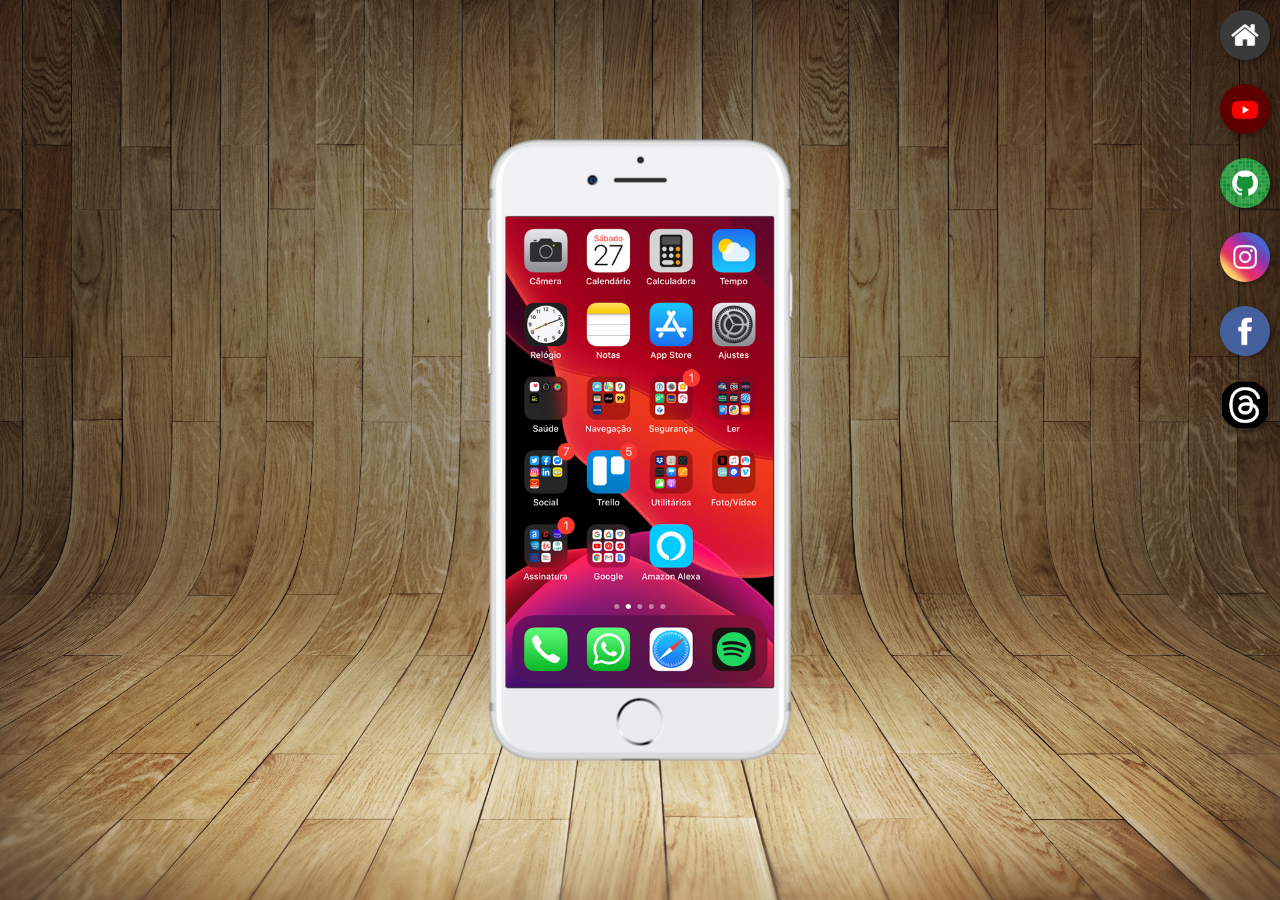
<file: index.html>
<!DOCTYPE html>
<html lang="pt">
<head>
    <meta charset="UTF-8">
    <meta name="viewport" content="width=device-width, initial-scale=1.0">
    <link rel="shortcut icon" href="favicon.ico" type="image/x-icon">
    <link rel="stylesheet" href="estilos/style.css">
    <title>Projeto redes sociais</title>
</head>
<body>
    <main>
        <section id="telefone">
            <iframe src="home.html" name="tela" id="tela" frameborder="0">
                O seu navegador não é compatível com isso.
            </iframe>
        </section>

        <section id="redes-sociais">
            <a href="home.html" target="tela"><img src="imagens/logo-home.jpg" alt="Home"></a><br>
            <a href="youtube.html" target="tela"><img src="imagens/logo-youtube.jpg" alt="Youtube"></a><br>
            <a href="github.html" target="tela"><img src="imagens/logo-github.jpg" alt="Github"></a><br>
            <a href="instagram.html" target="tela"><img src="imagens/logo-instagram.jpg" alt="Instagram"></a><br>
            <a href="facebook.html" target="tela"><img src="imagens/logo-facebook.jpg" alt="Facebook"></a><br>
            <a href="threads.html" target="tela"><img src="imagens/logo-threads1.png" alt="Threads"></a>
        </section>
    </main>
    
</body>
</html>
</file>
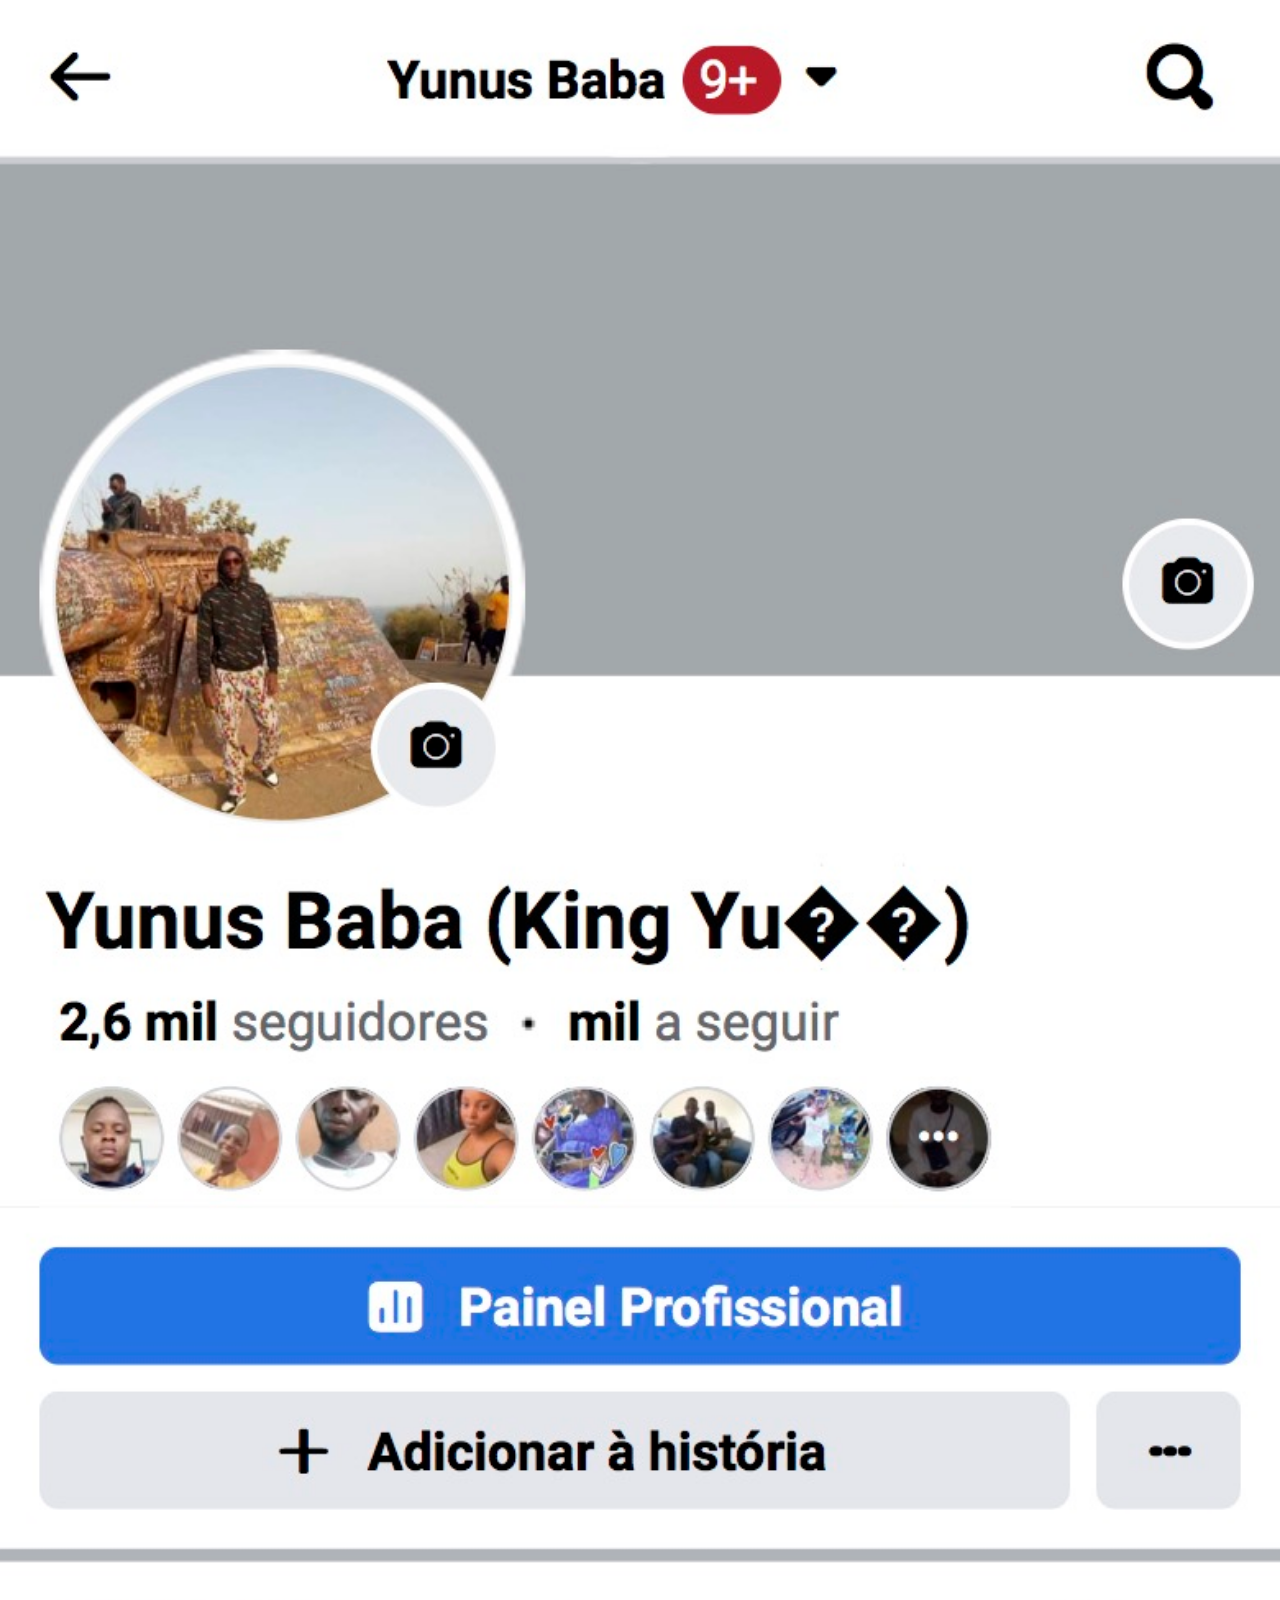
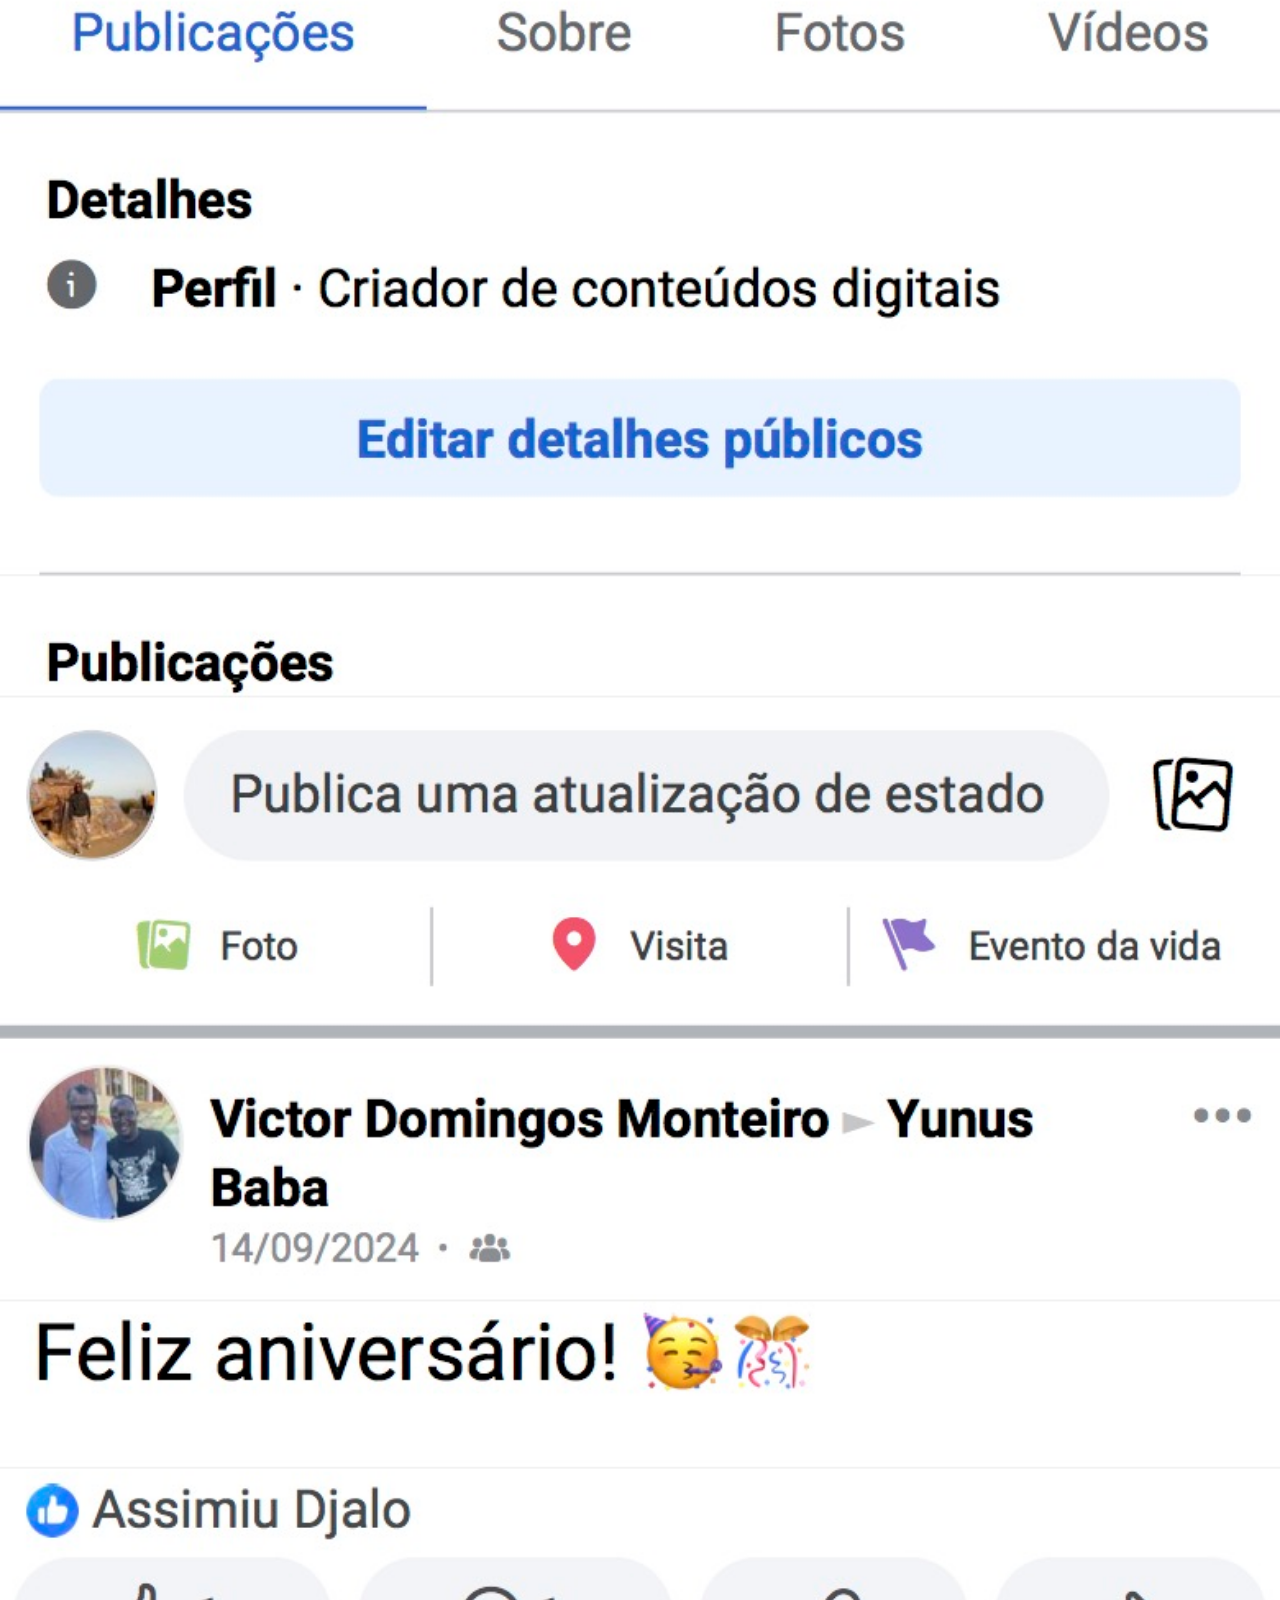
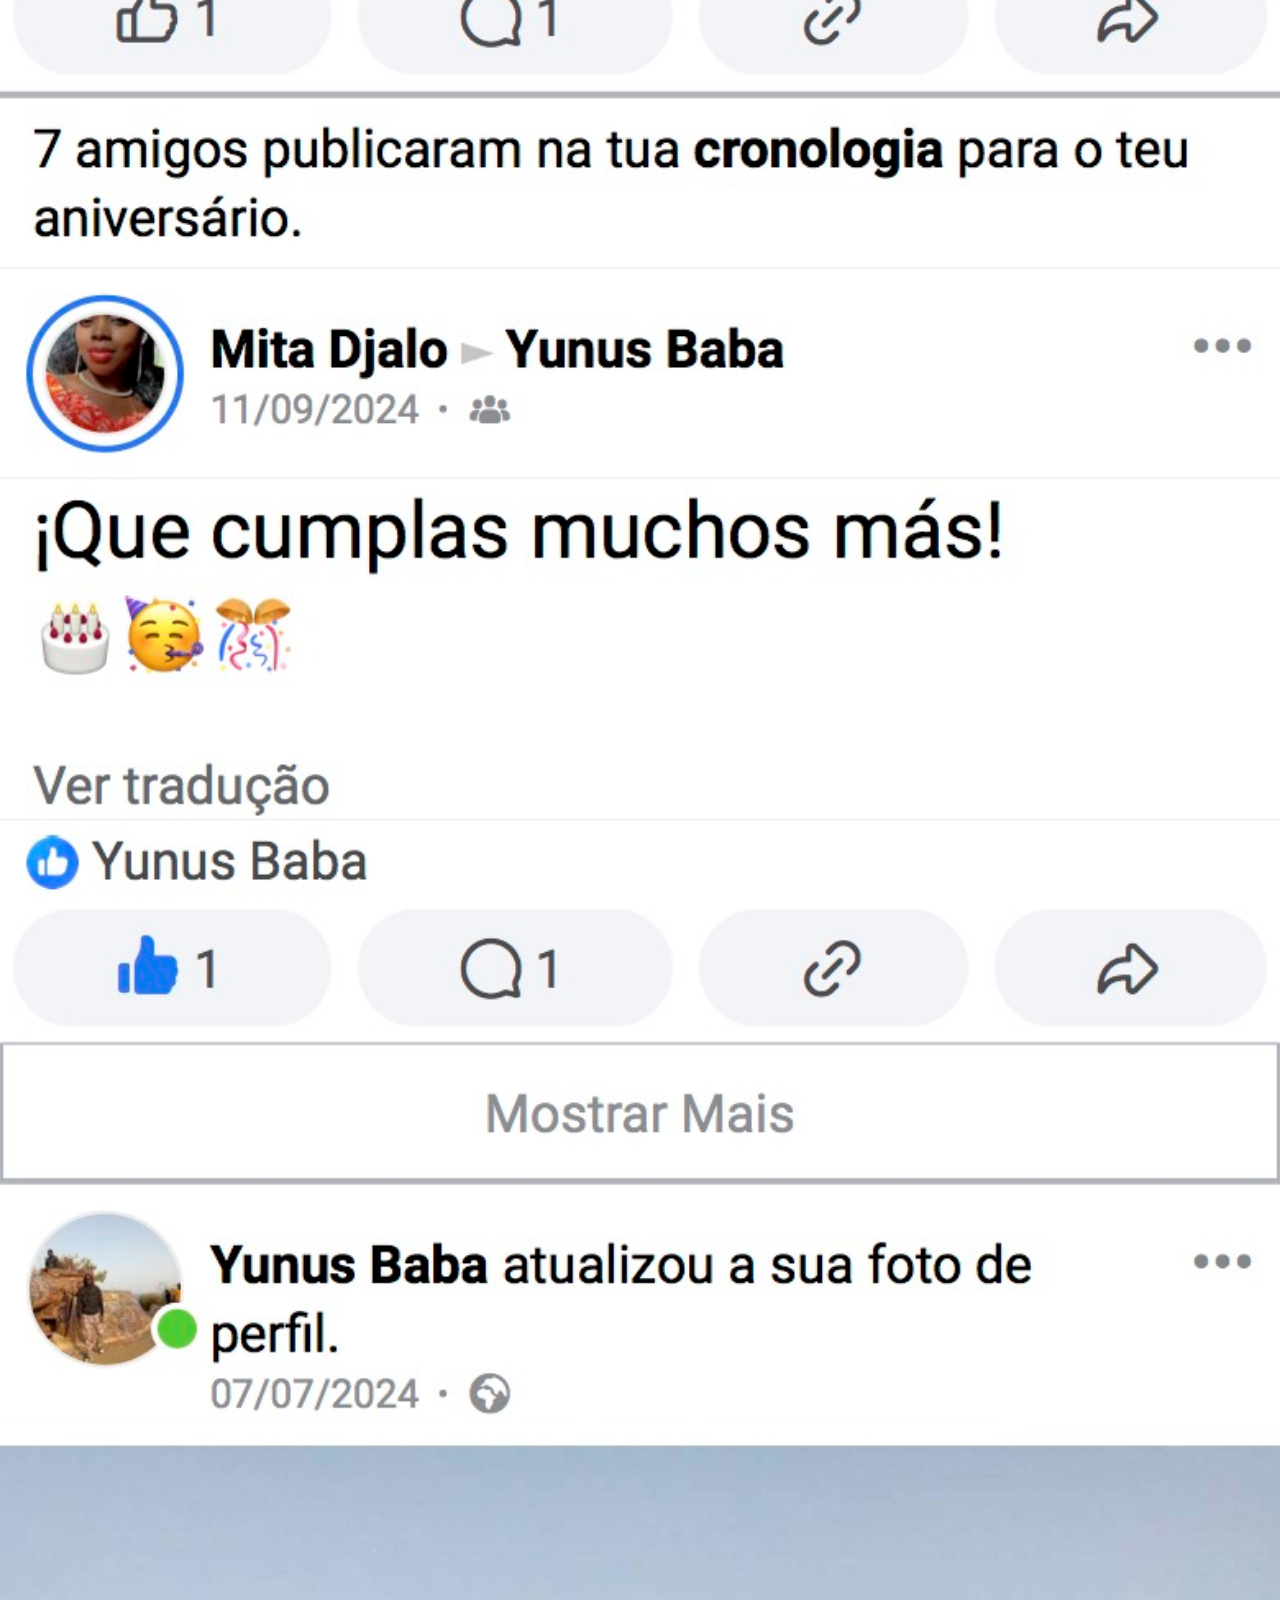
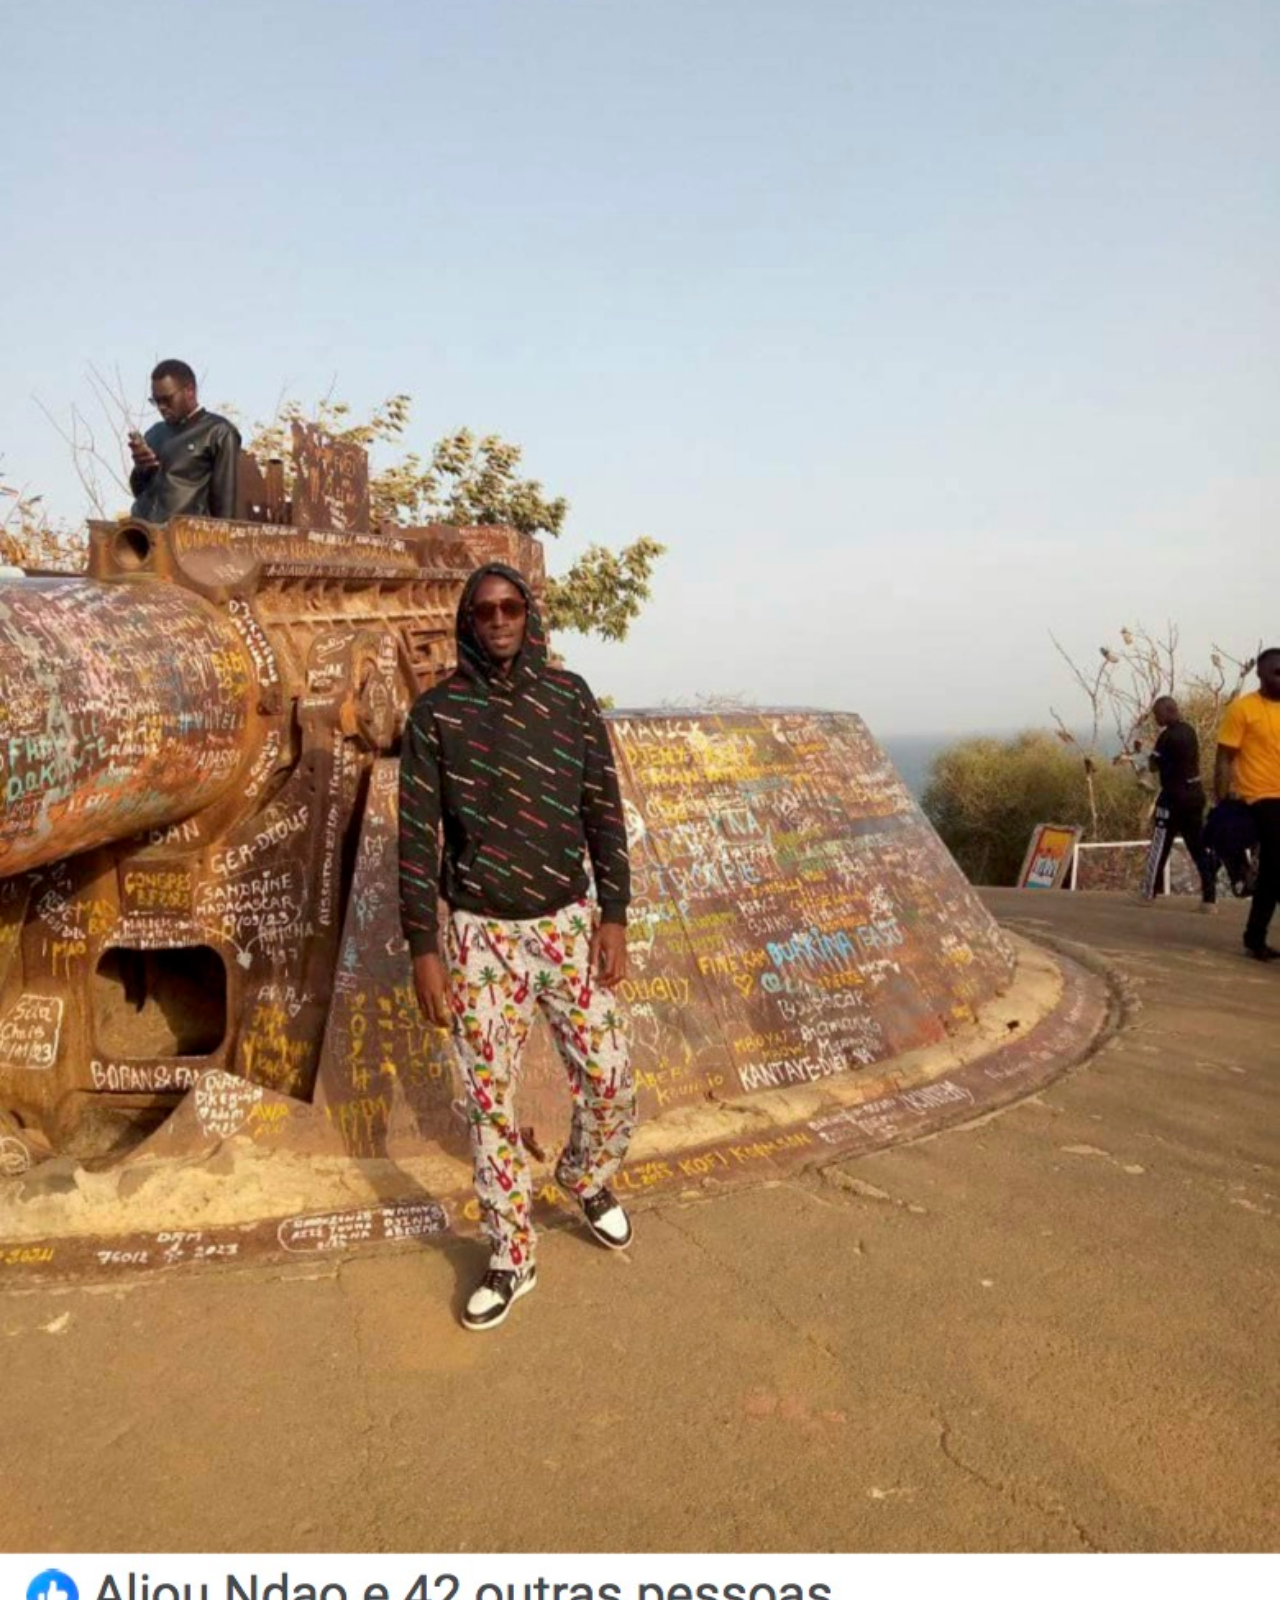
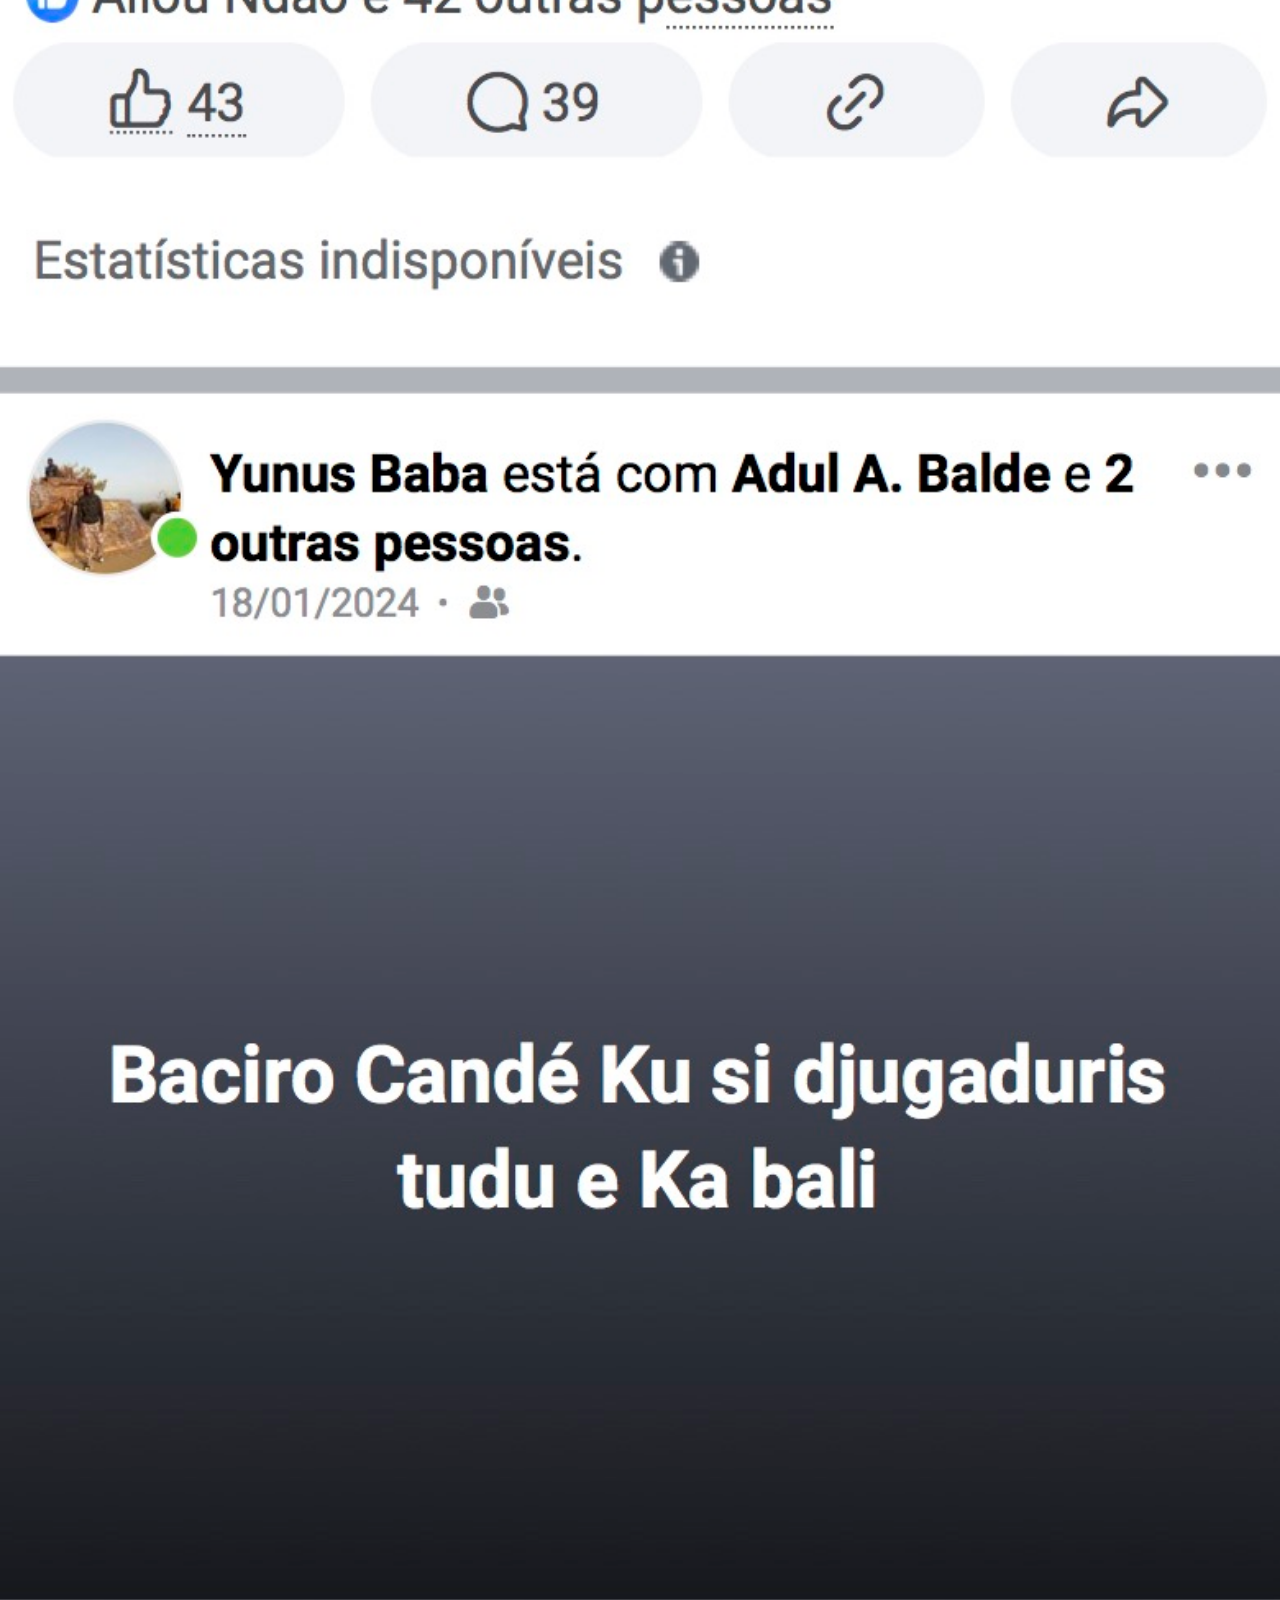
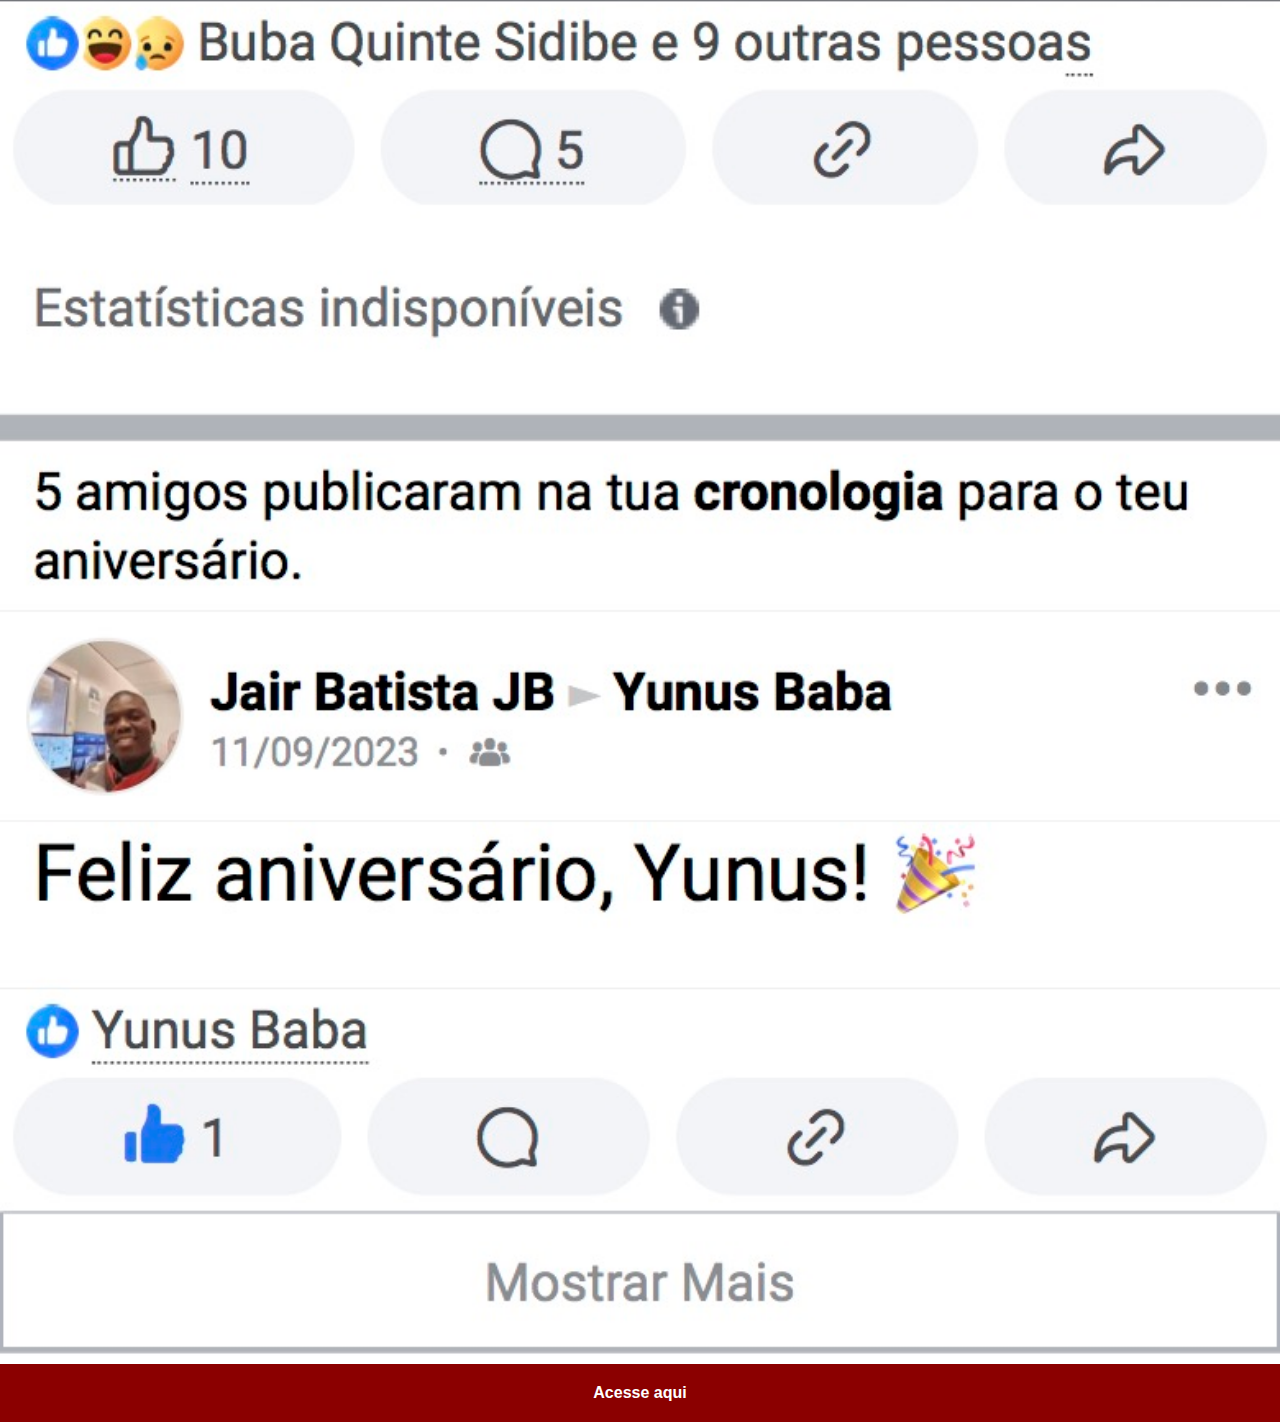
<file: facebook.html>
<!DOCTYPE html>
<html lang="pt">
<head>
    <meta charset="UTF-8">
    <meta name="viewport" content="width=device-width, initial-scale=1.0">
    <link rel="stylesheet" href="estilos/social.css">
    <title>Facebook</title>
</head>
<body>
    <img src="imagens/tela_facebook.jpeg" alt="Facebook">
    <a href="https://www.facebook.com/yunus.djalo" target="_blank">Acesse aqui</a>
    
</body>
</html>
</file>
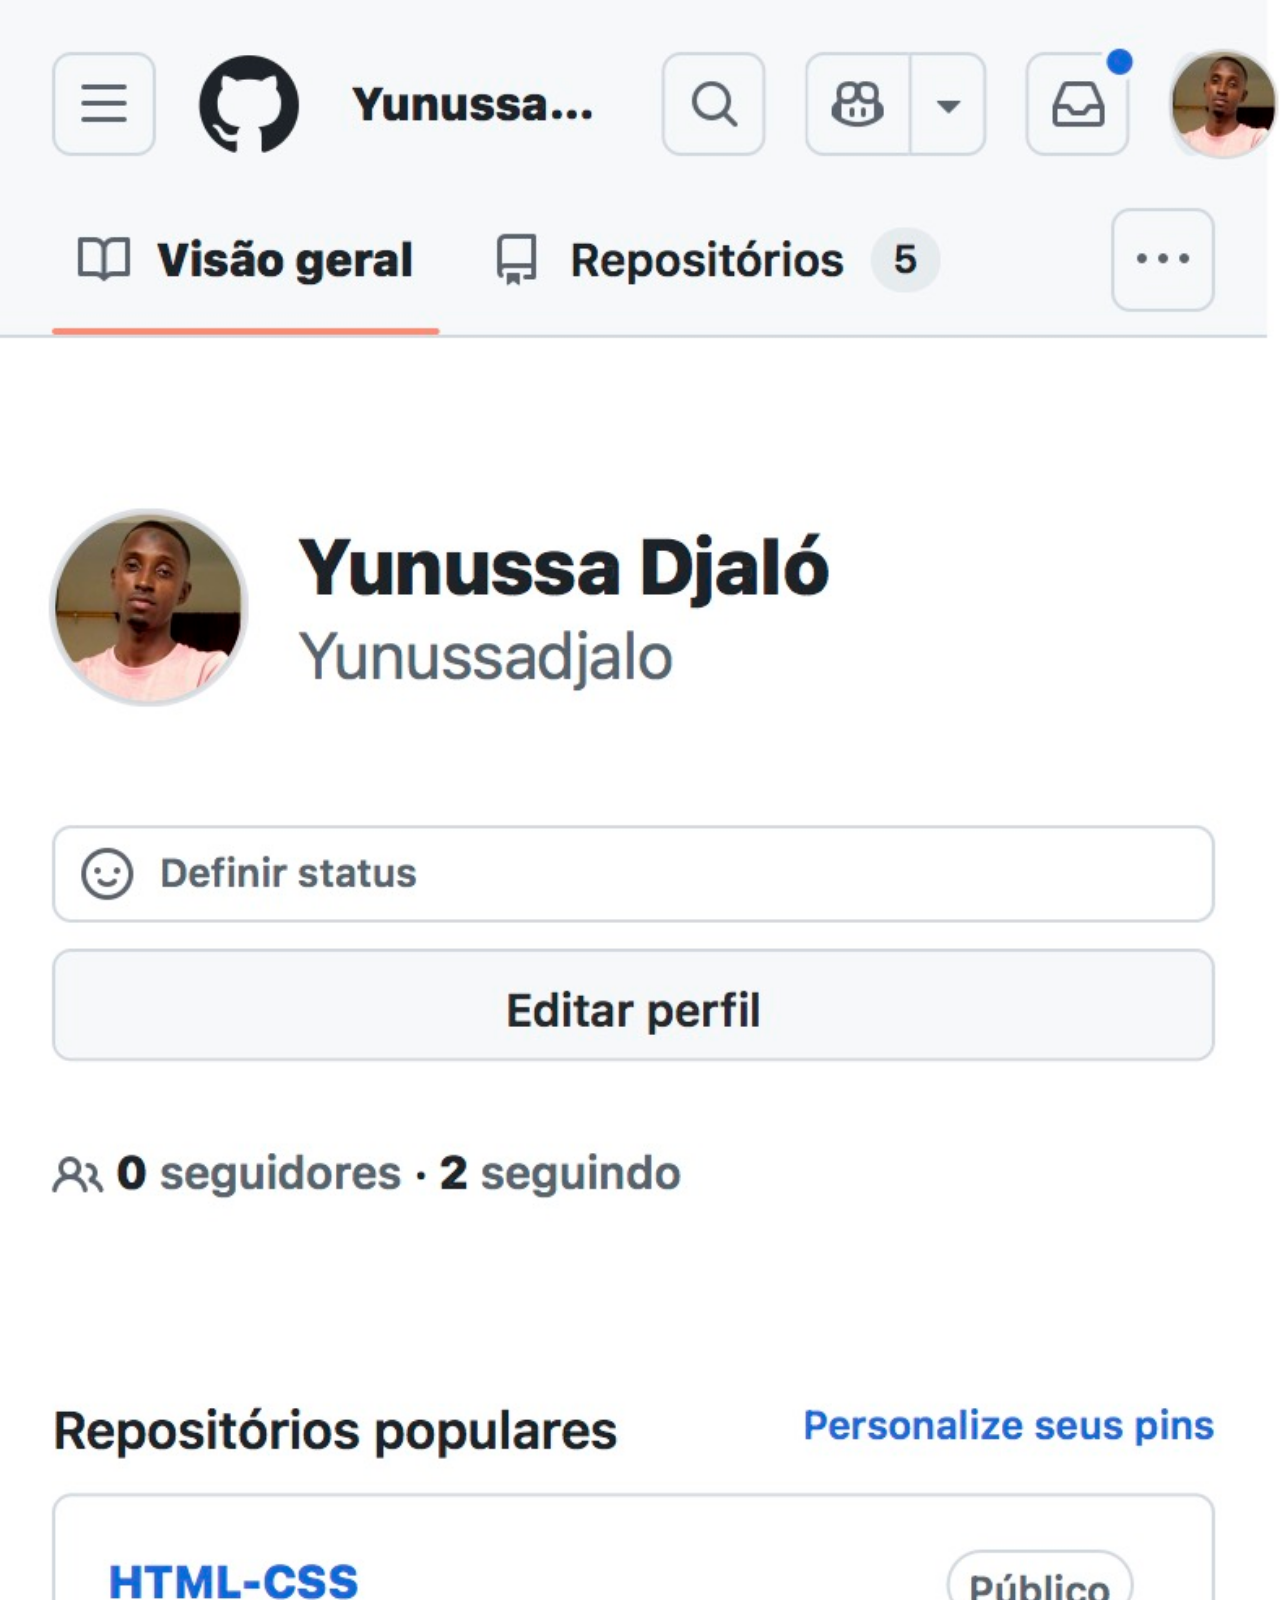
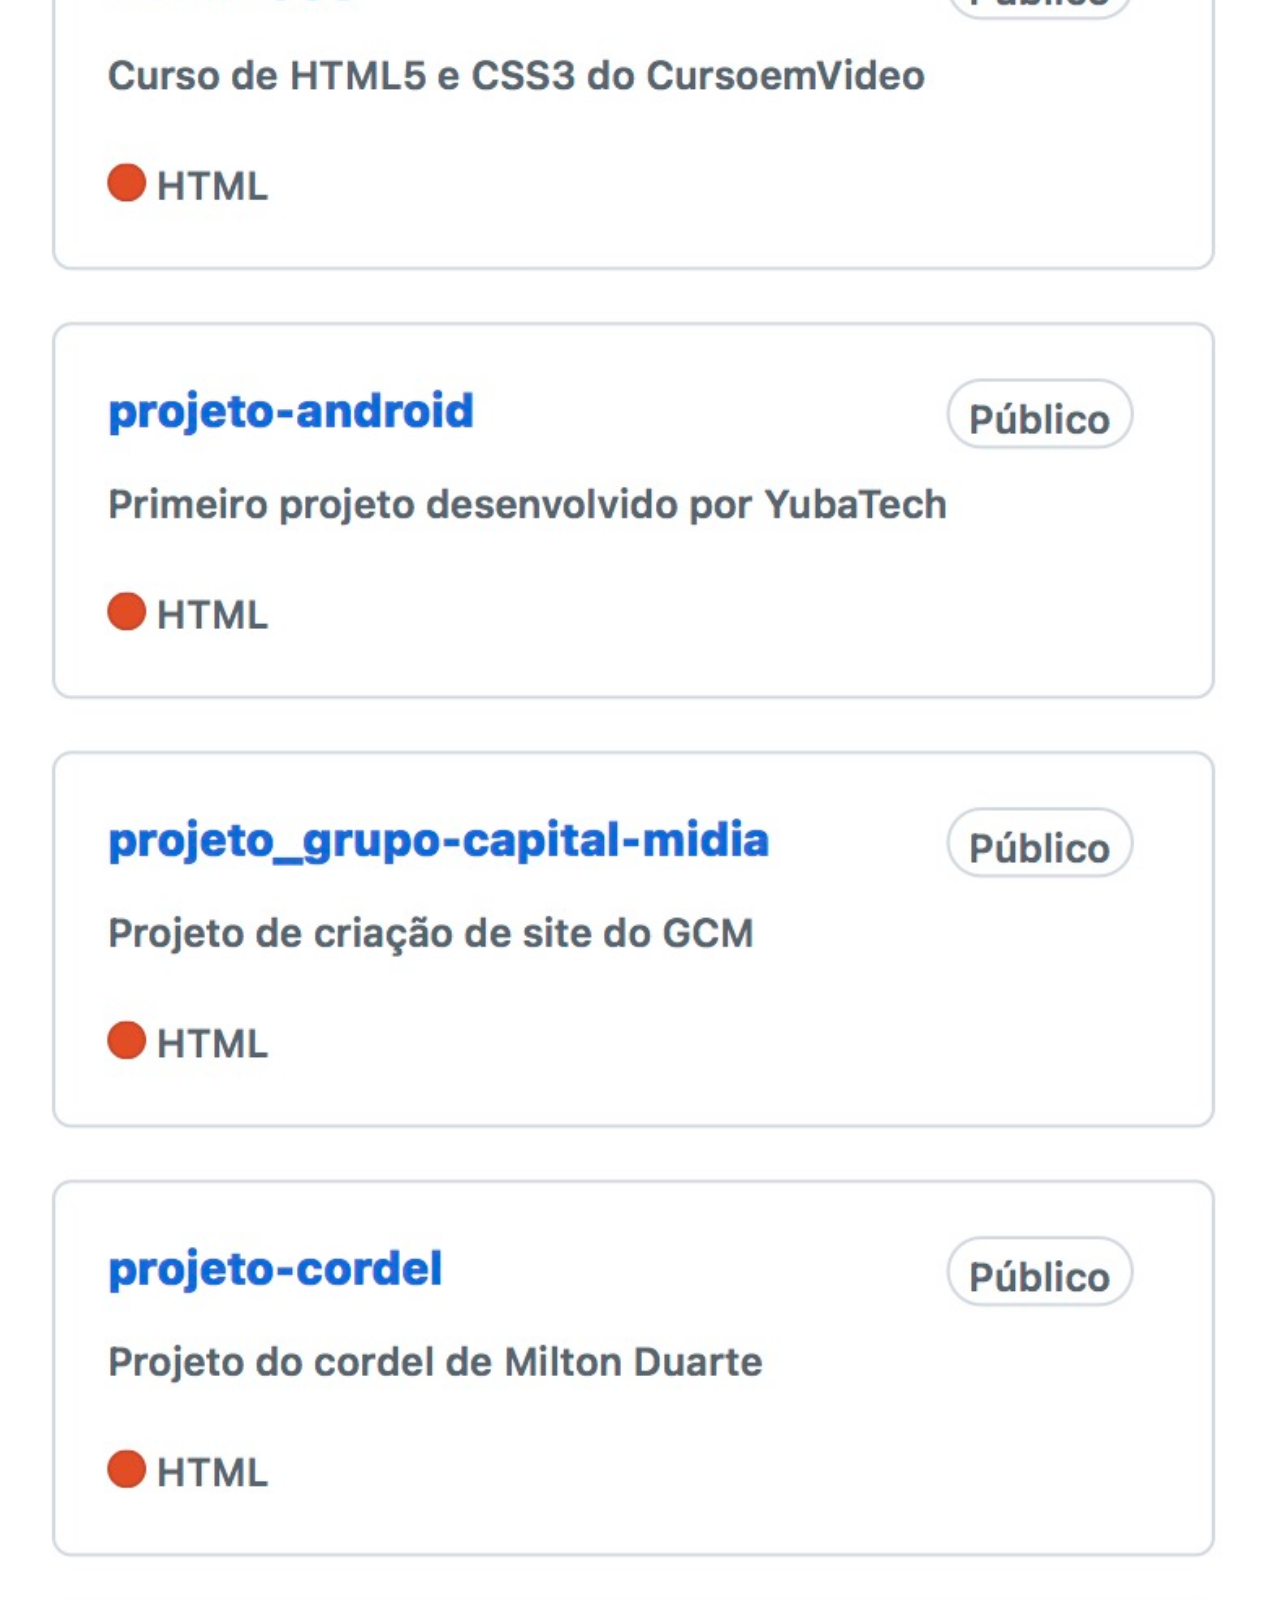
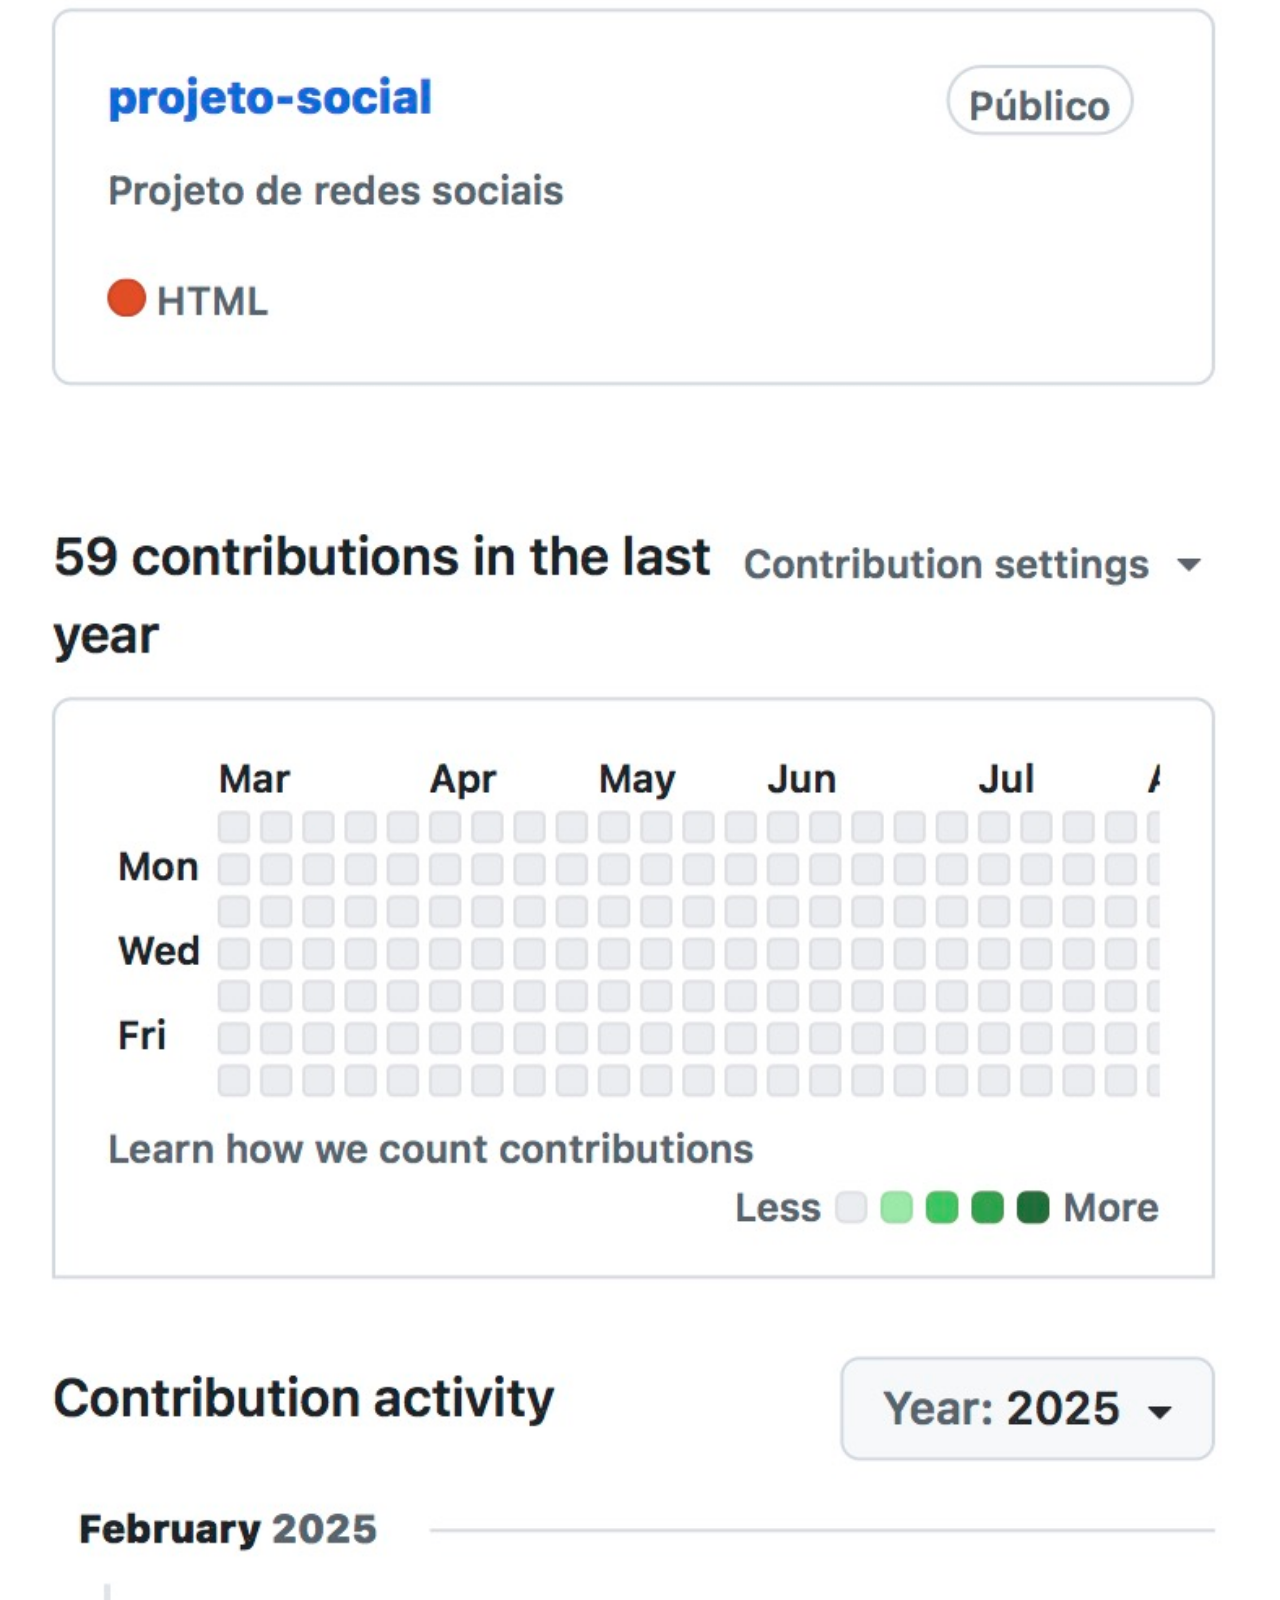
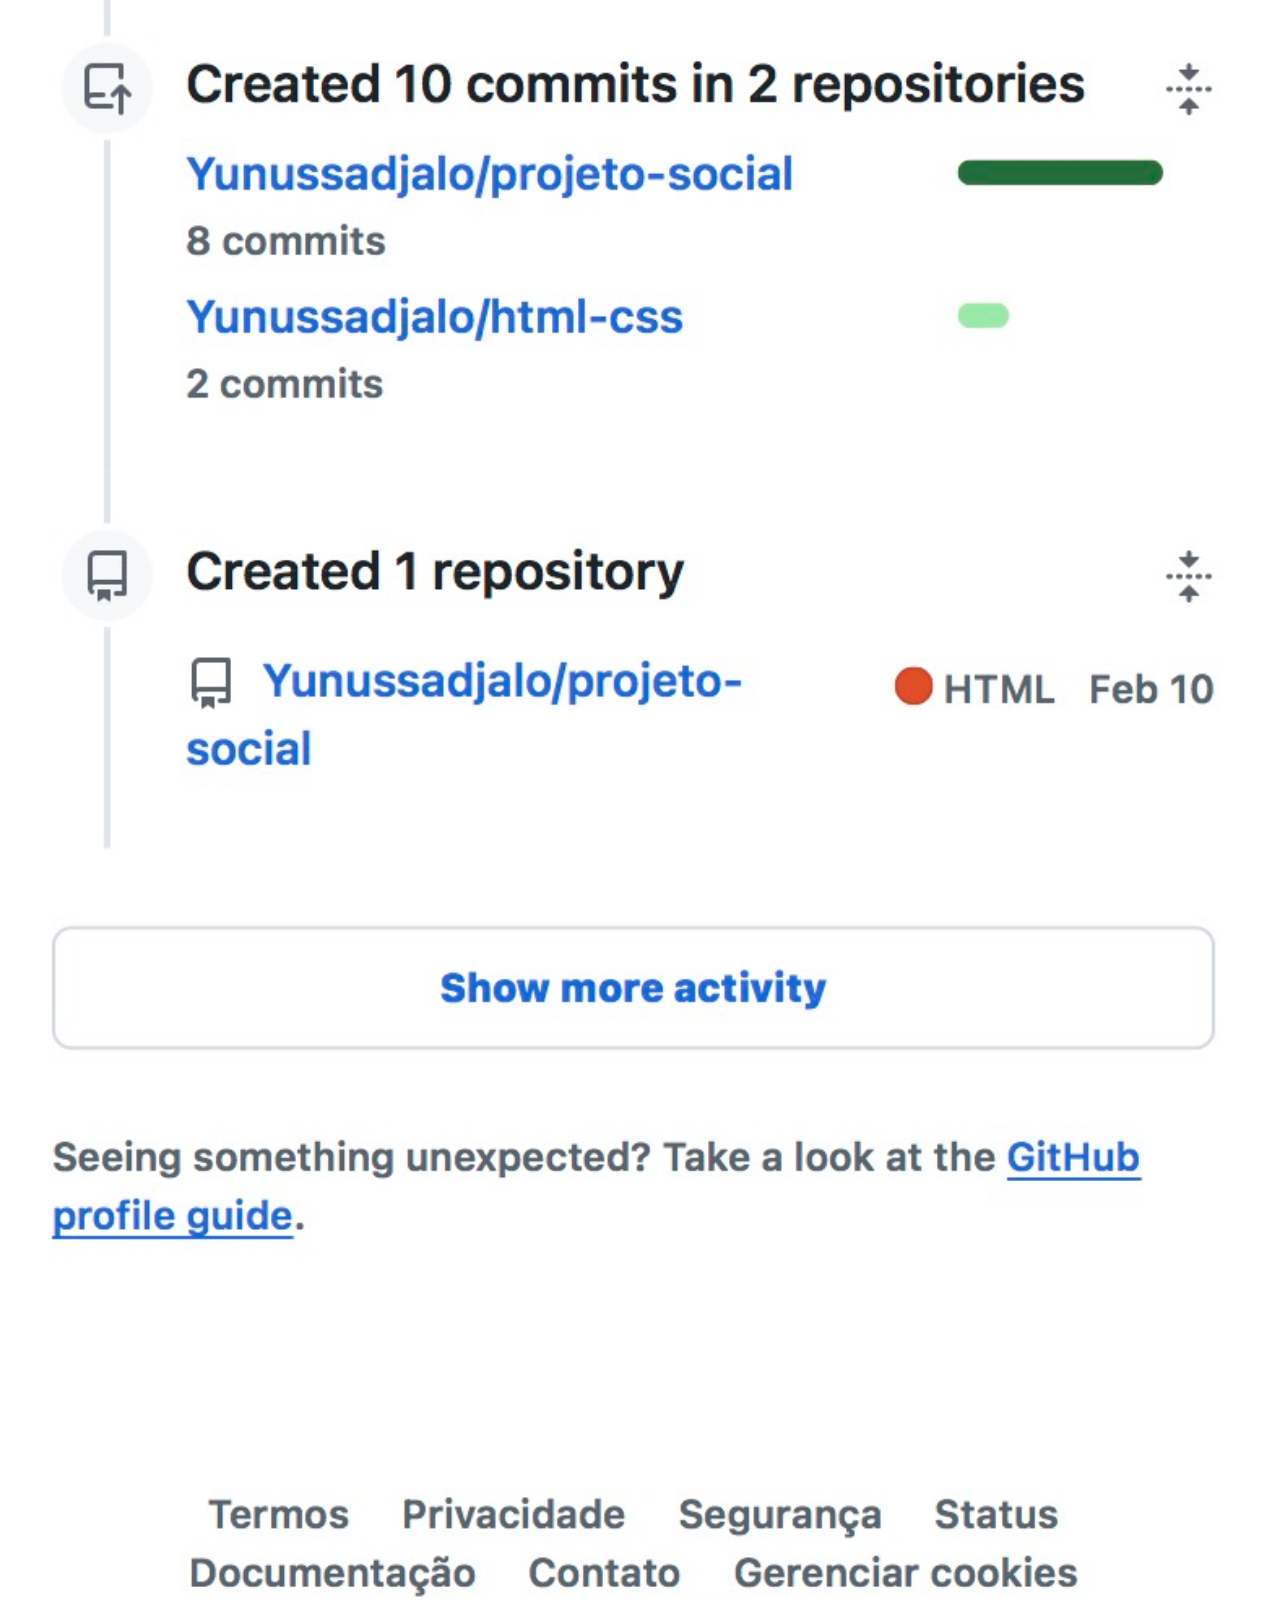
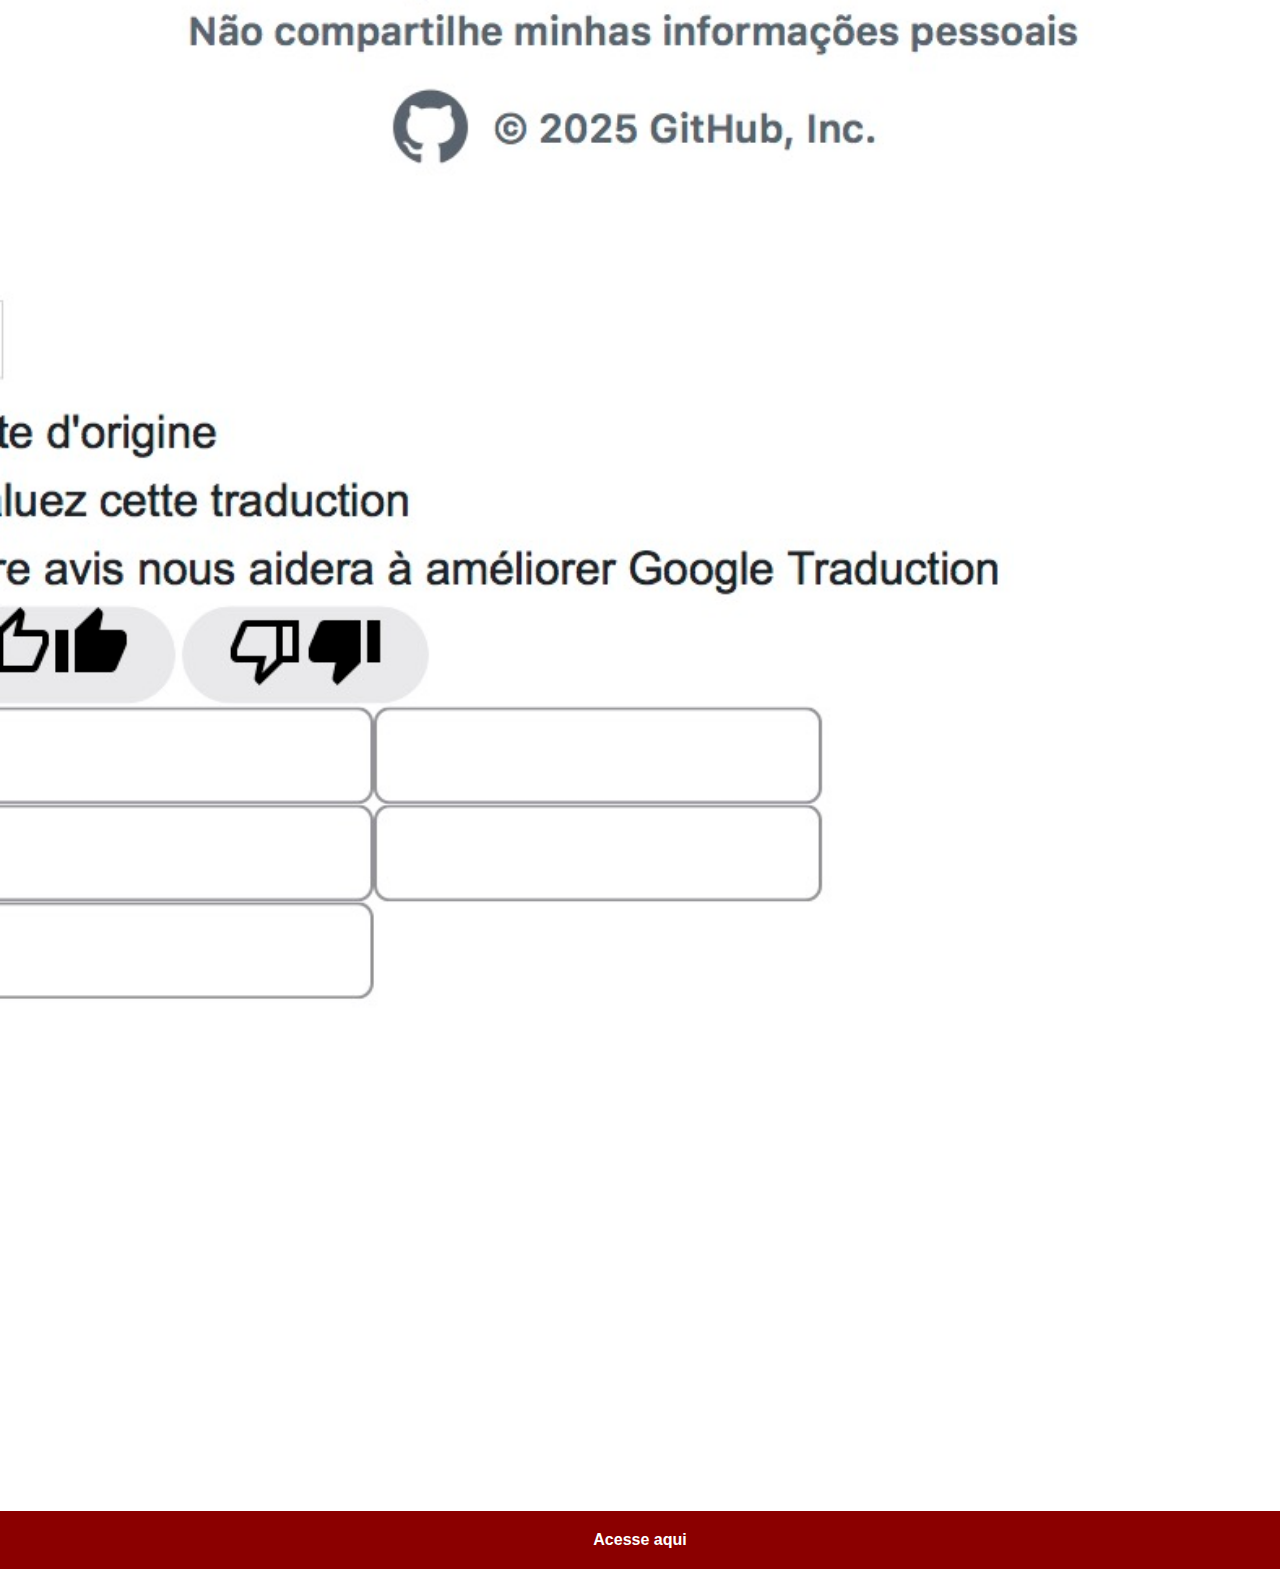
<file: github.html>
<!DOCTYPE html>
<html lang="pt">
<head>
    <meta charset="UTF-8">
    <meta name="viewport" content="width=device-width, initial-scale=1.0">
    <link rel="stylesheet" href="estilos/social.css">
    <title>Github</title>
</head>
<body>
    <img src="imagens/tela_github.jpeg" alt="Github">
    <a href="https://github.com/yunussadjalo/" target="_blank"> Acesse aqui</a>
    
</body>
</html>
</file>
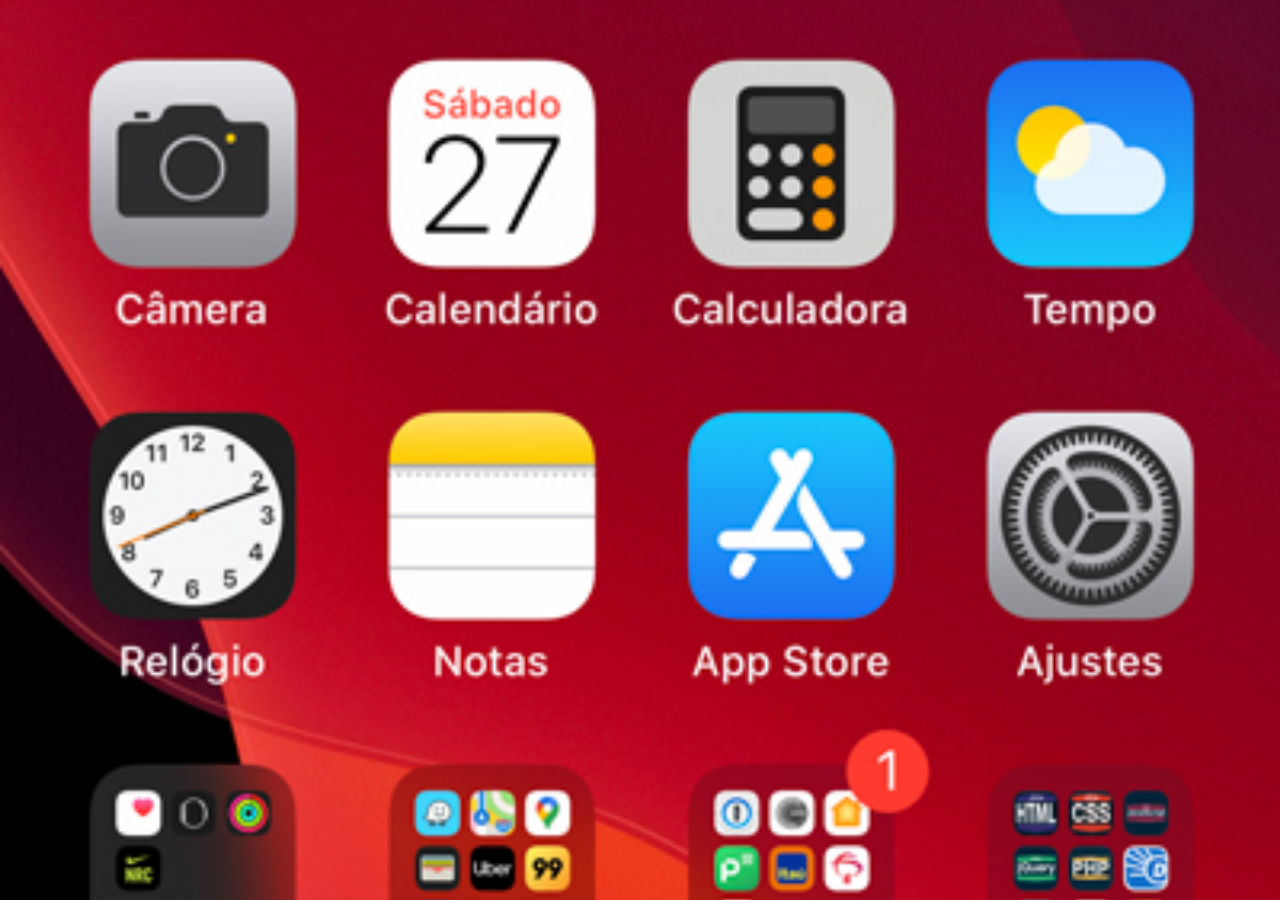
<file: home.html>
<!DOCTYPE html>
<html lang="pt">
<head>
    <meta charset="UTF-8">
    <meta name="viewport" content="width=device-width, initial-scale=1.0">
    <style>
        * { 
            margin: 0px;
            padding: 0px;
        }

        body {
            width: 100vw;
            height: 100vh;
            background: black url(imagens/tela-home.jpg)no-repeat top center;
            background-size: cover;
        }
    </style>
    <title>Home</title>
</head>
<body>
    
</body>
</html>
</file>
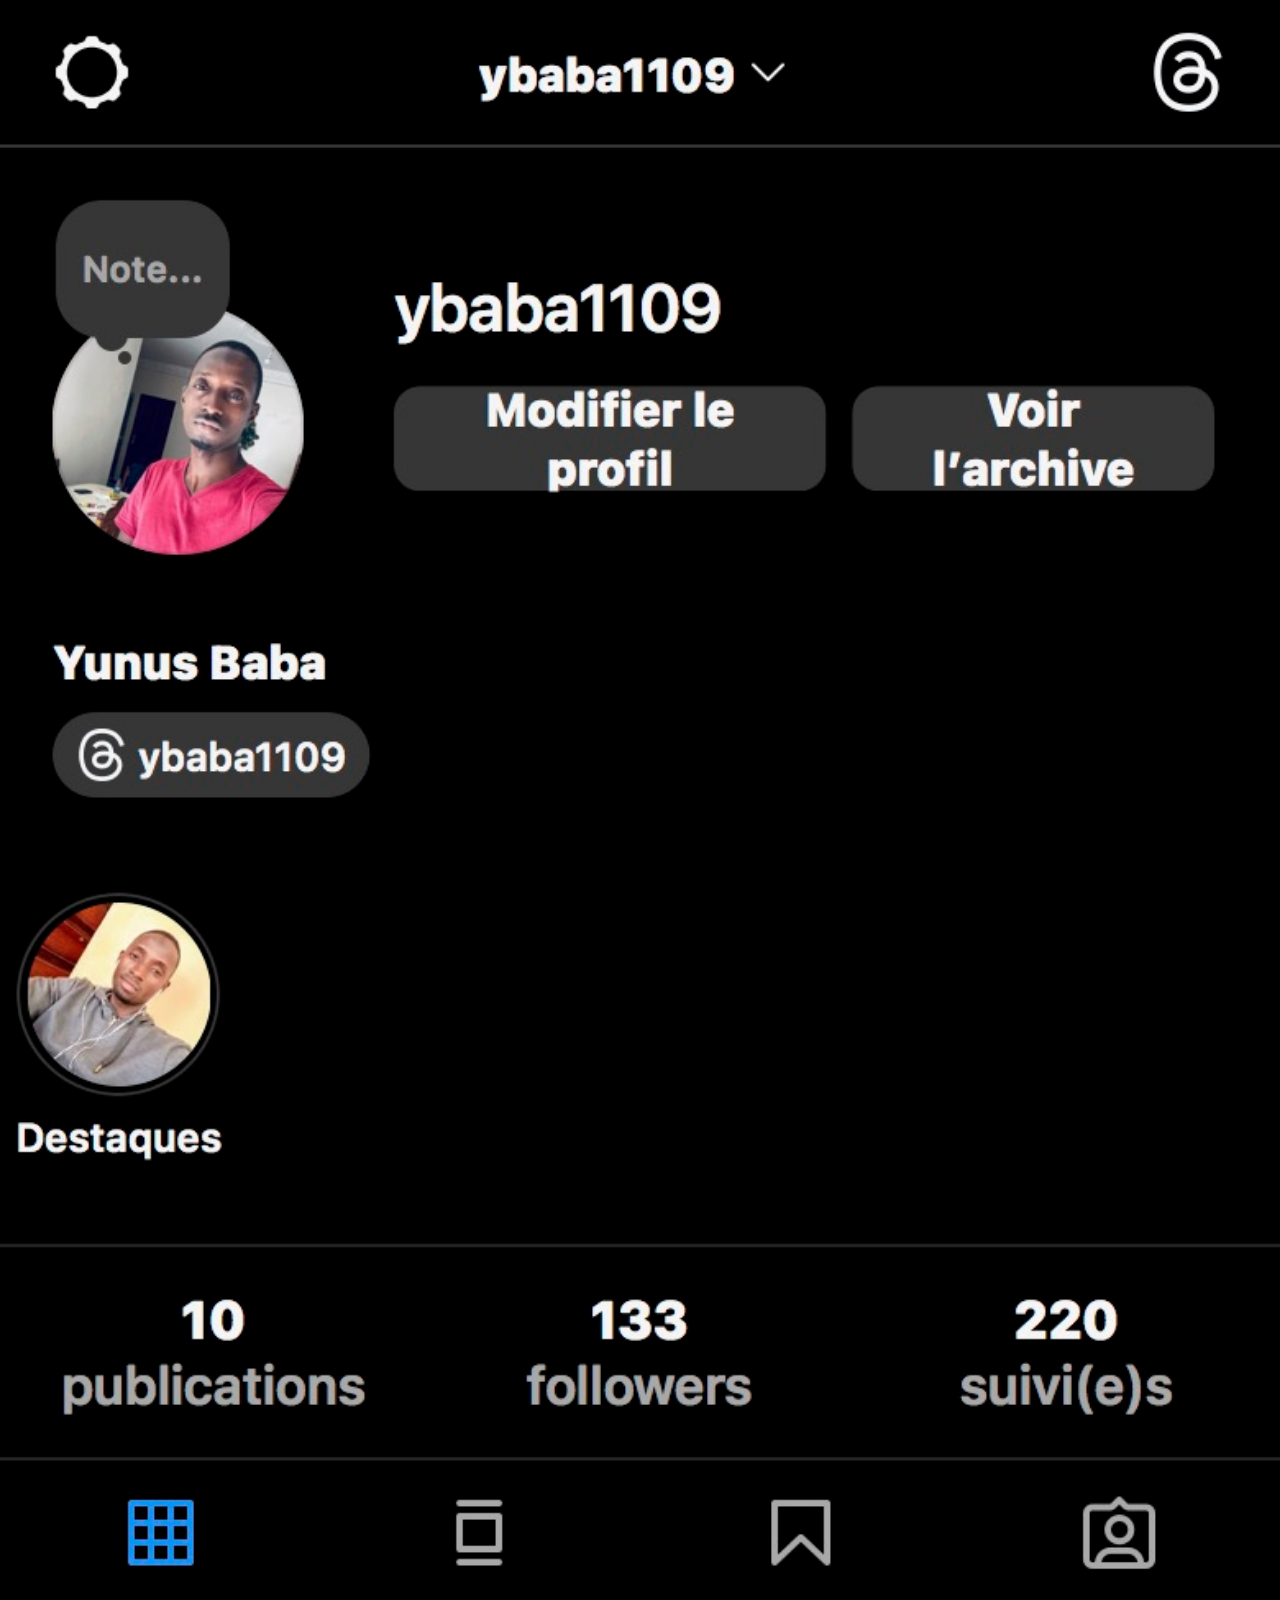
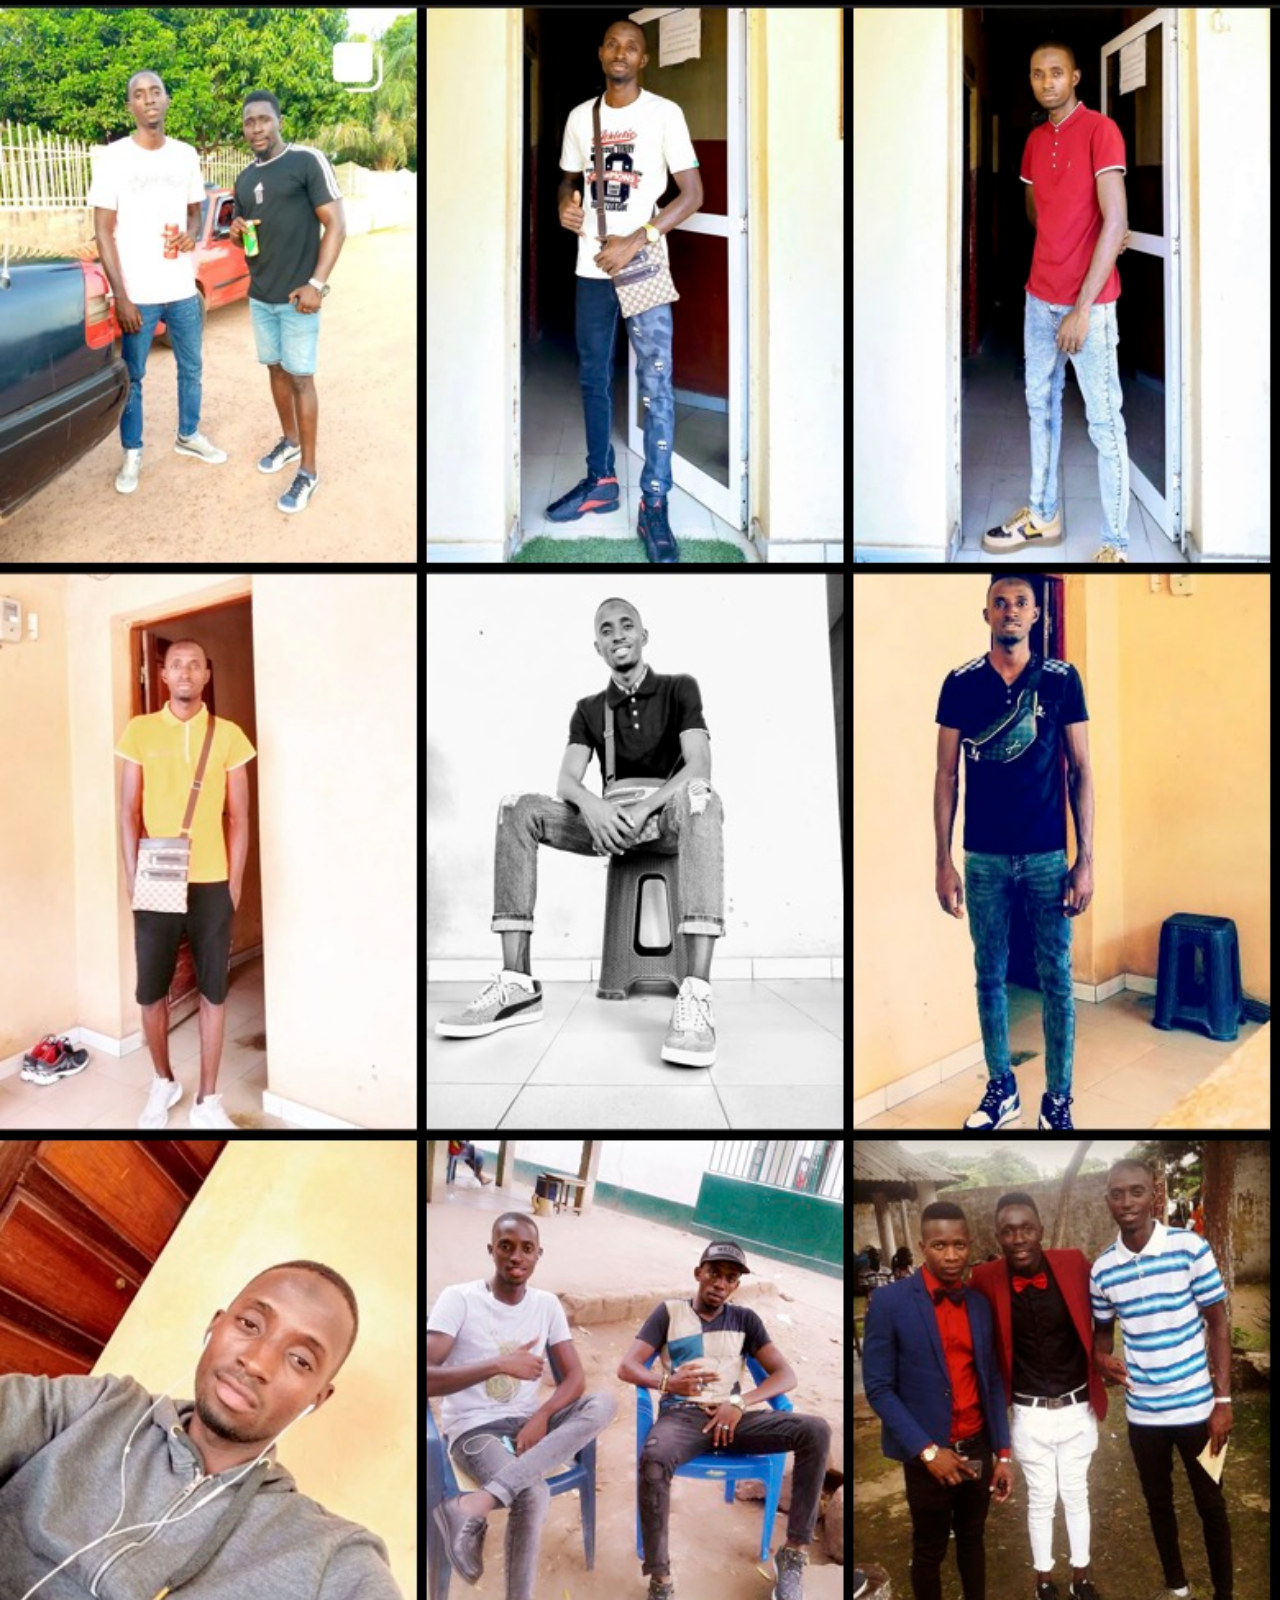
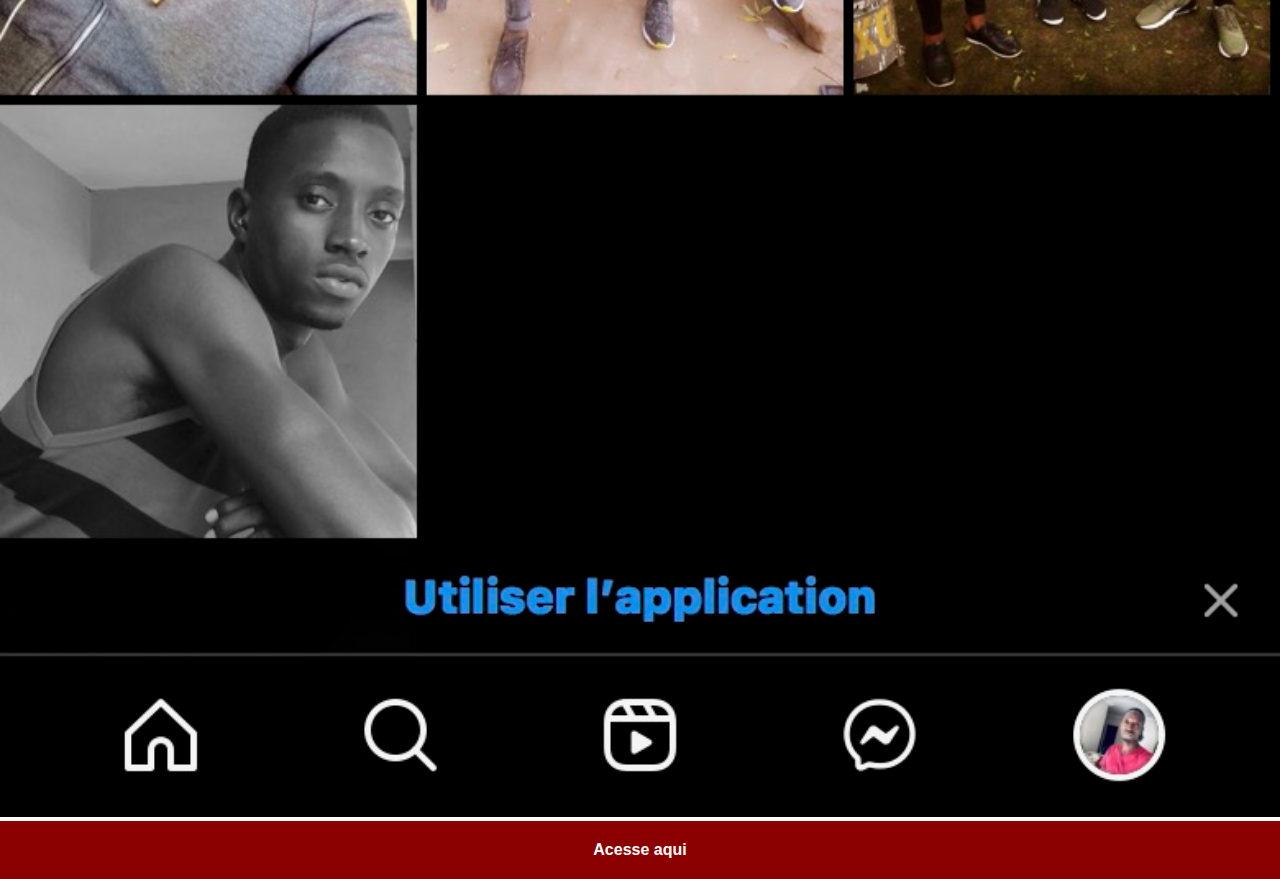
<file: instagram.html>
<!DOCTYPE html>
<html lang="pt">
<head>
    <meta charset="UTF-8">
    <meta name="viewport" content="width=device-width, initial-scale=1.0">
    <link rel="stylesheet" href="estilos/social.css">
    <title>Instagram</title>
</head>
<body>
    <img src="imagens/tela_instagram.jpeg" alt="Instagram">
    <a href="https://www.instagram.com/ybaba1109/" target="_blank">Acesse aqui</a>
    
</body>
</html>
</file>
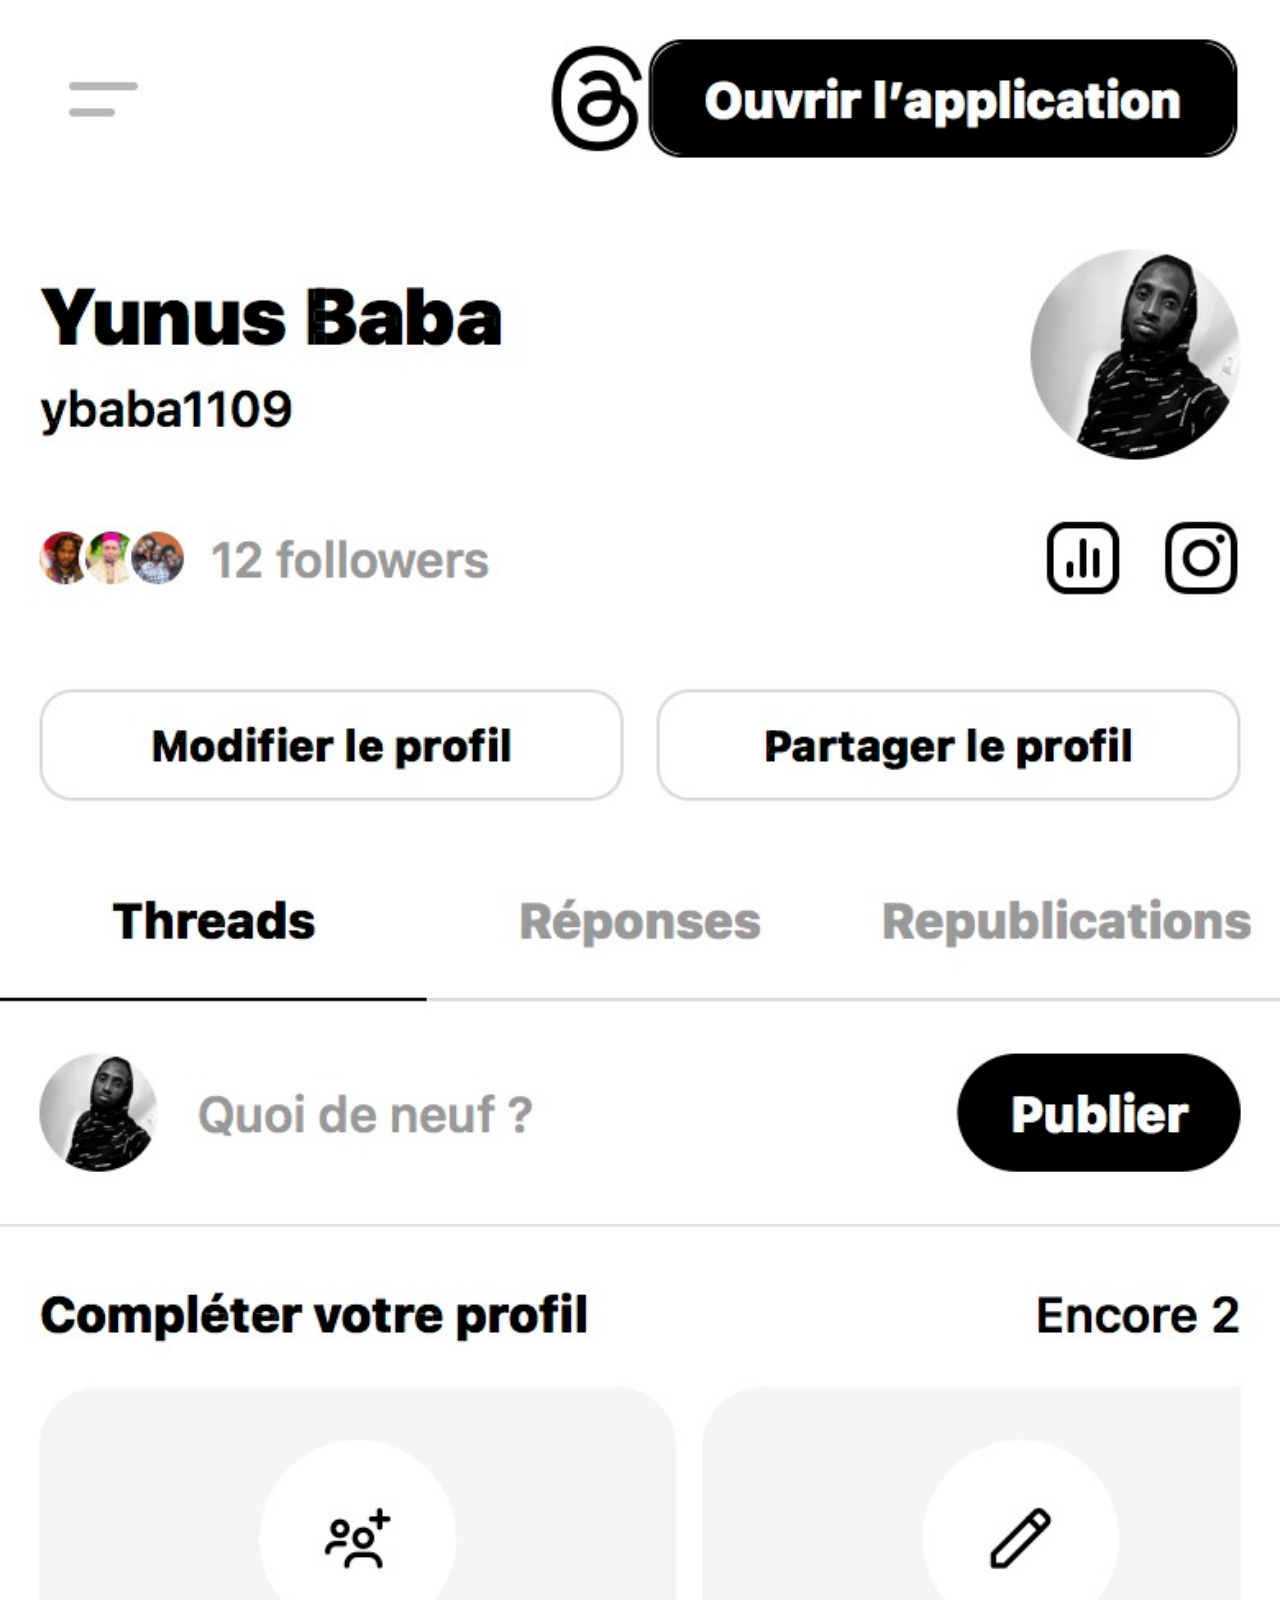
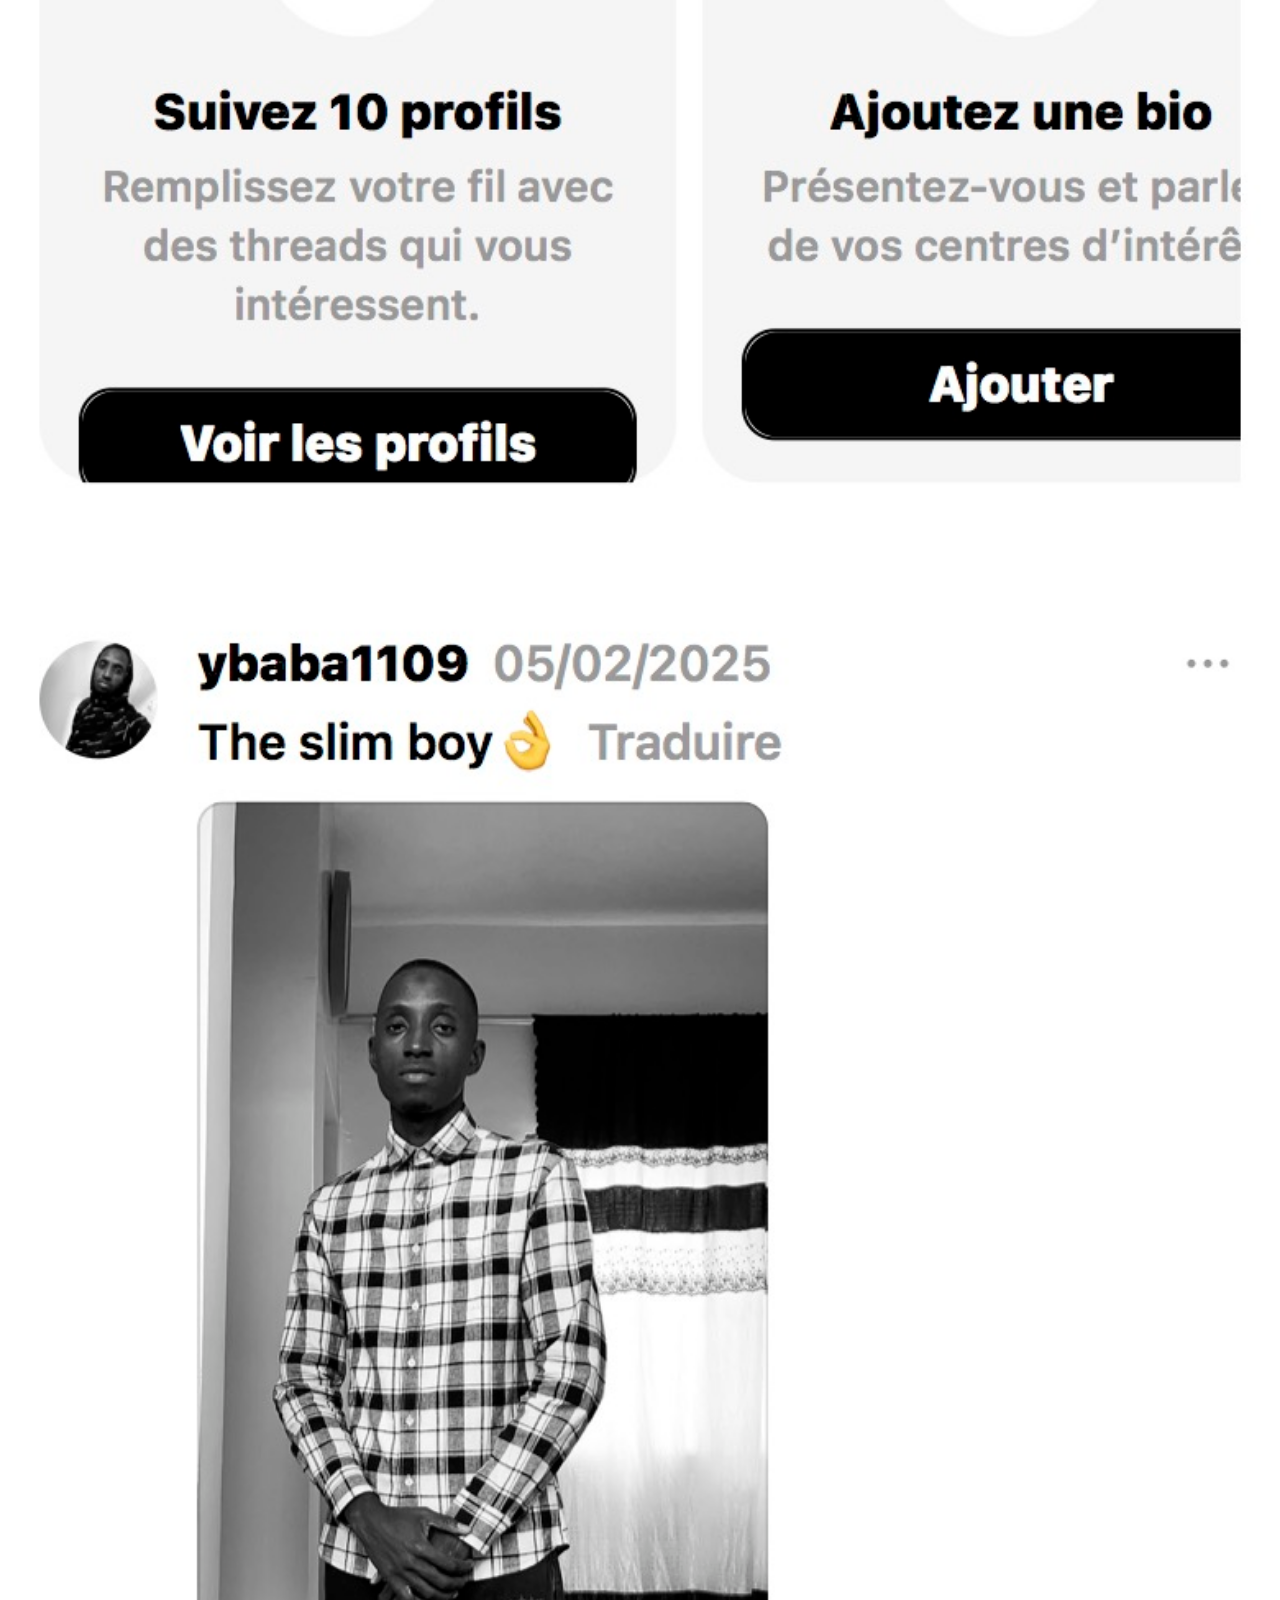
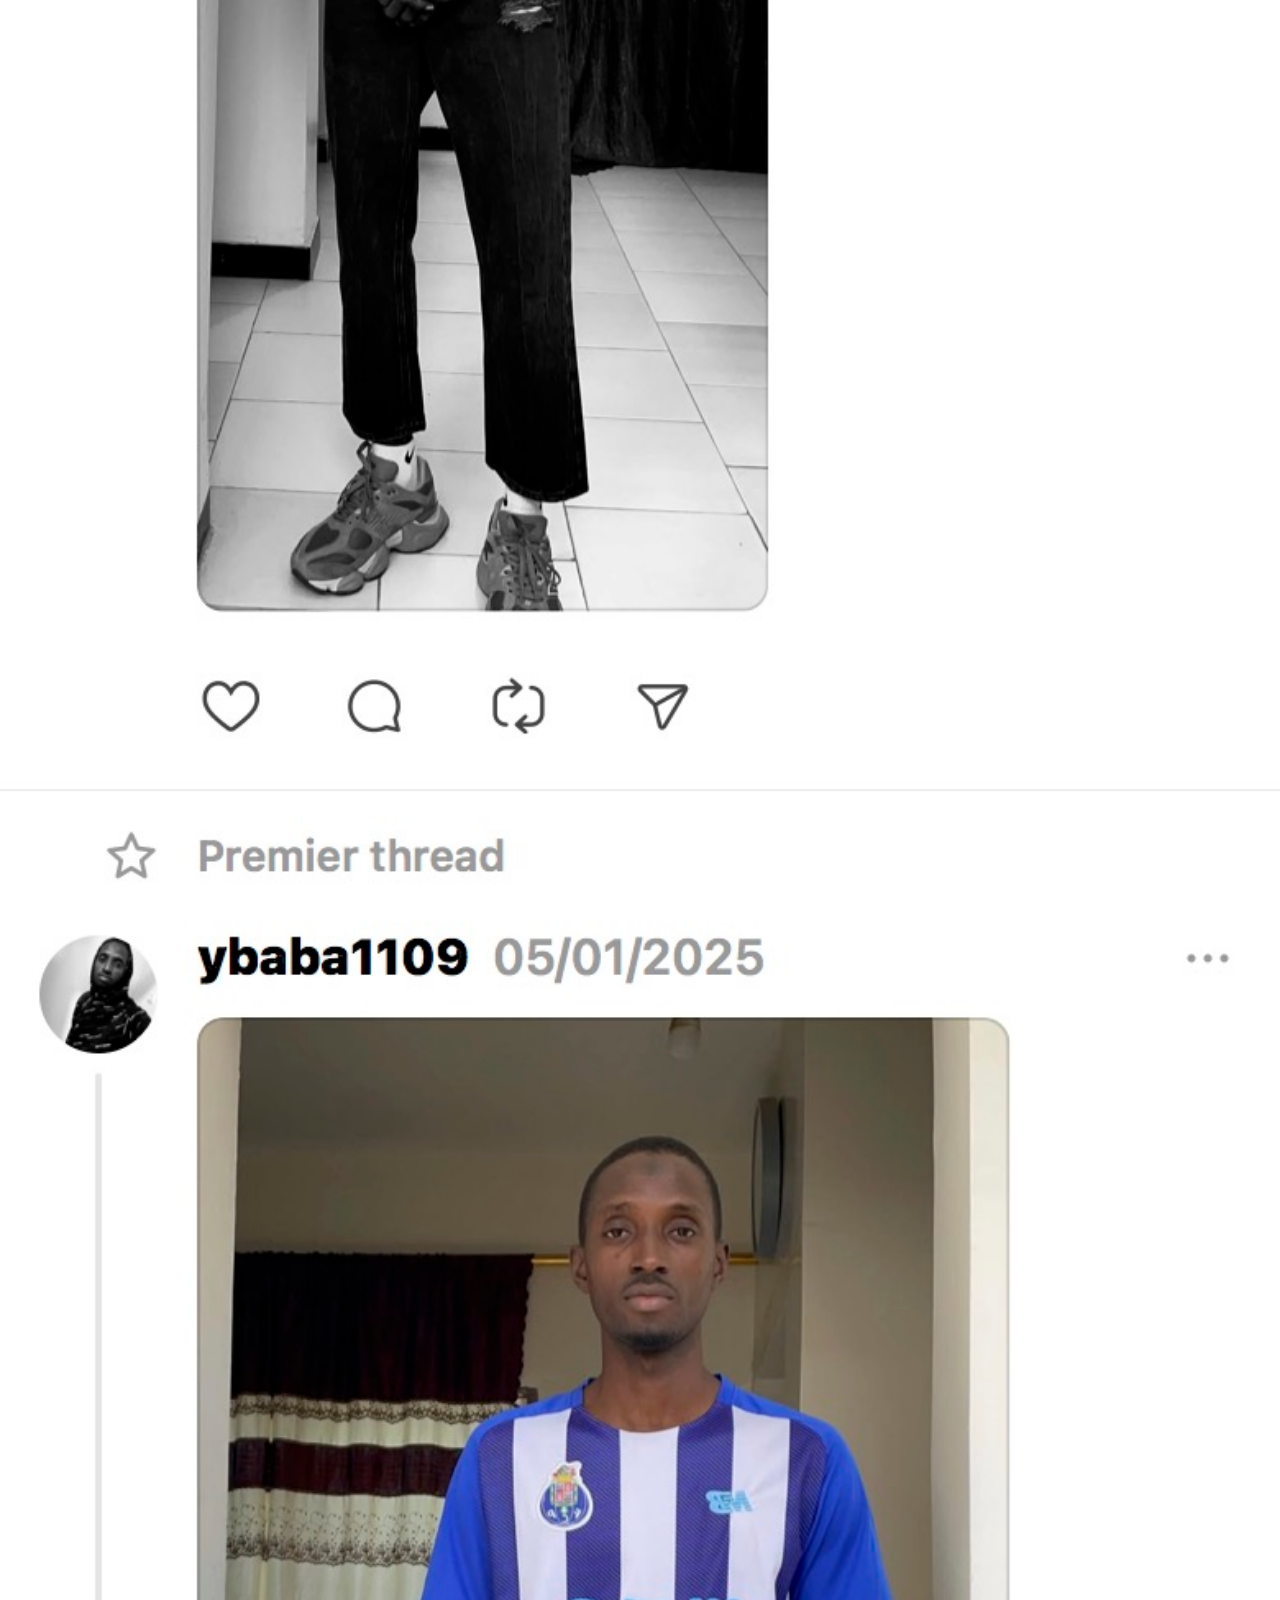
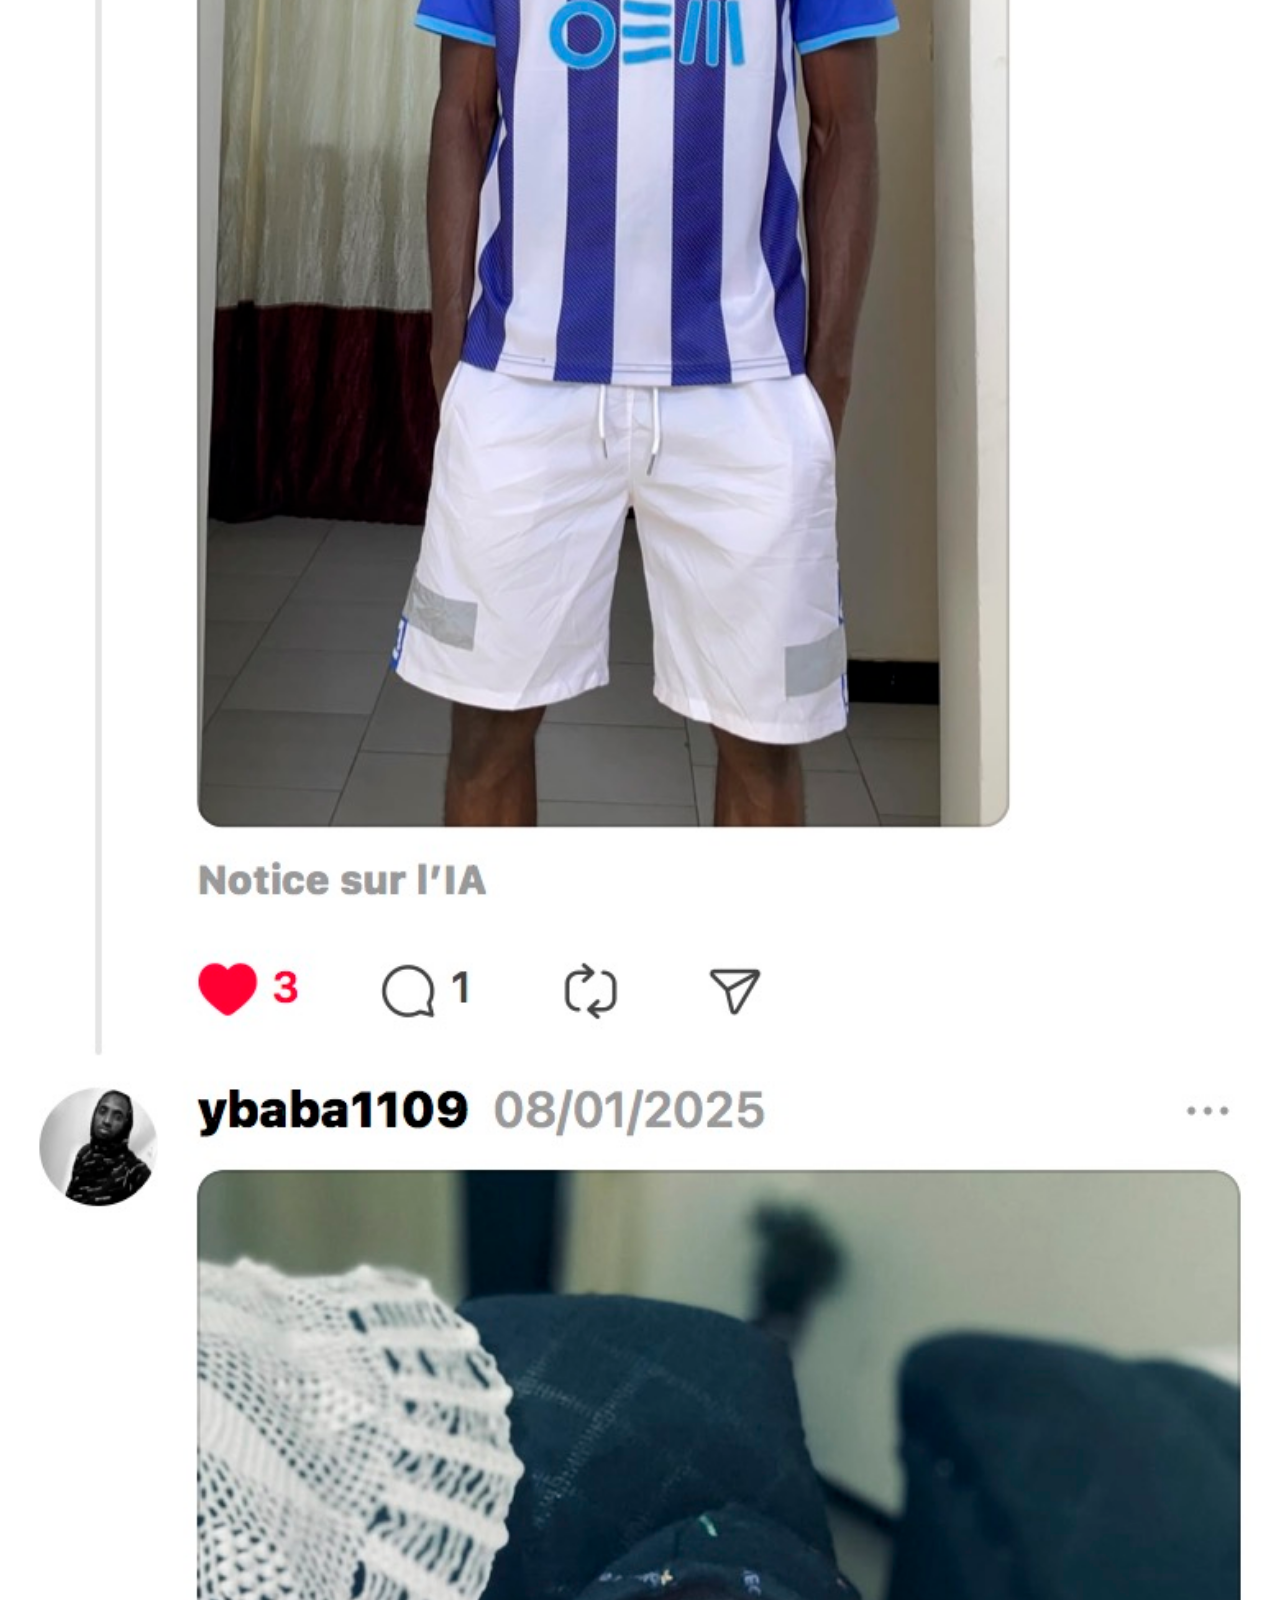
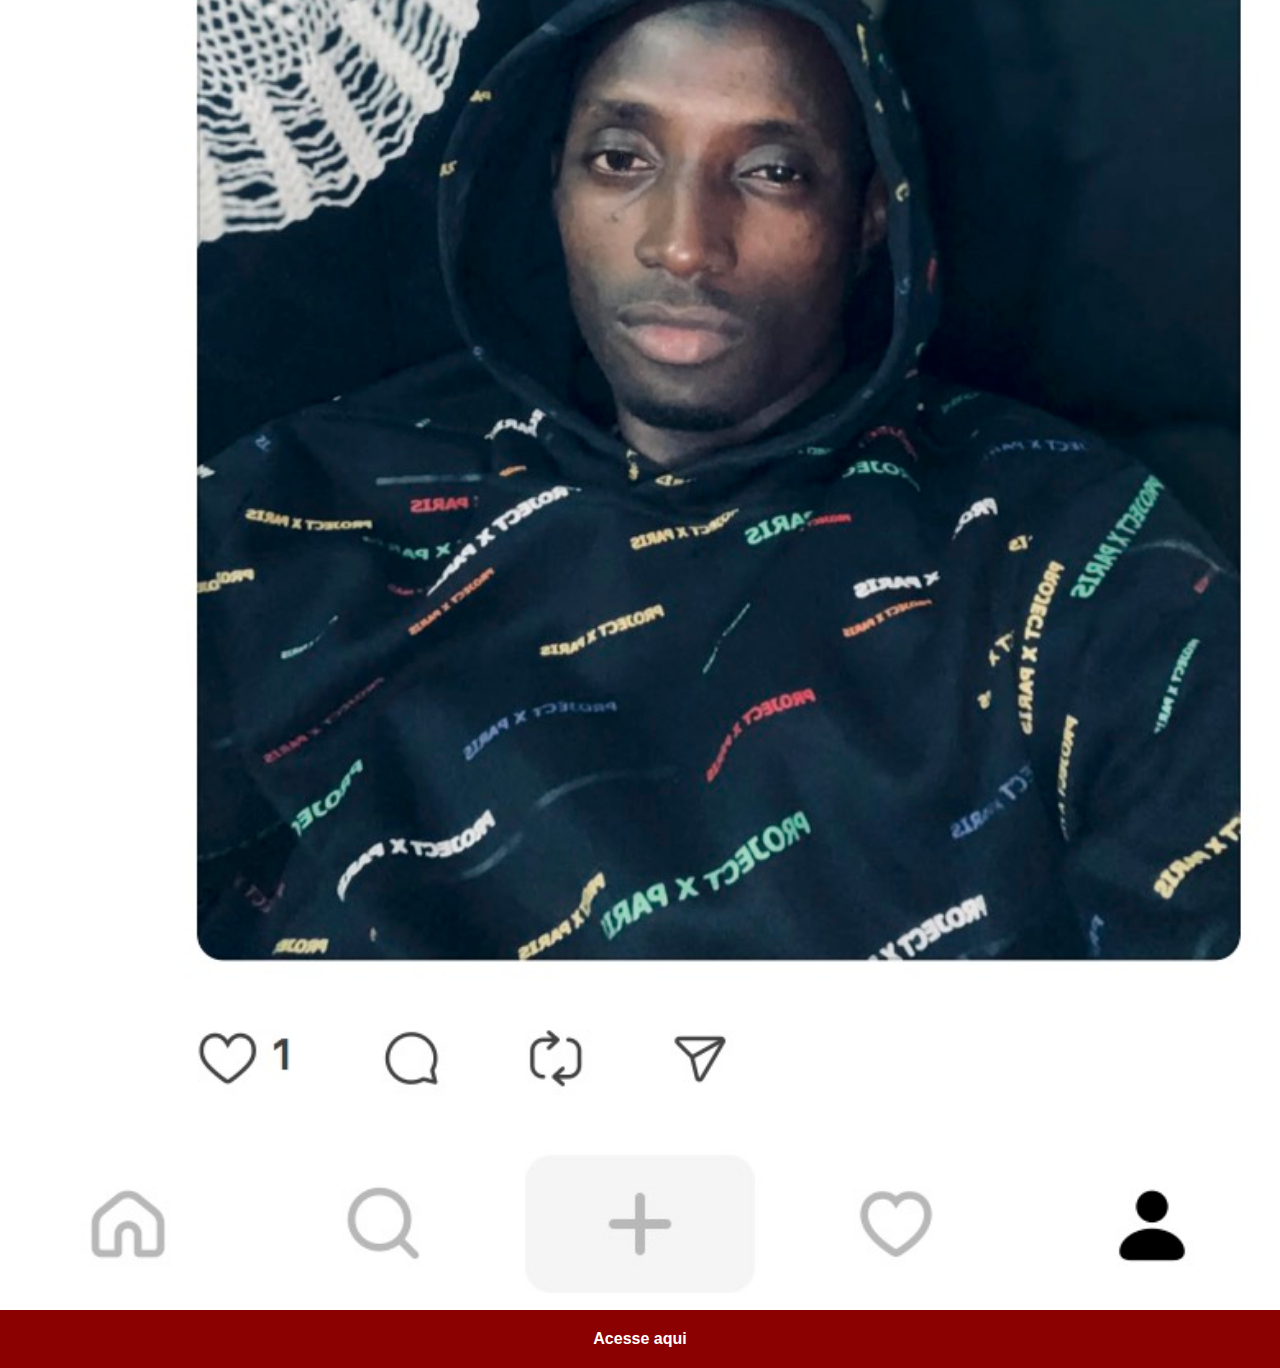
<file: threads.html>
<!DOCTYPE html>
<html lang="pt">
<head>
    <meta charset="UTF-8">
    <meta name="viewport" content="width=device-width, initial-scale=1.0">
    <link rel="stylesheet" href="estilos/social.css">
    <title>Threads</title>
</head>
<body>
    <img src="imagens/tela_threads.jpeg" alt="threads">
    <a href="https://www.threads.net/@ybaba1109" target="_blank">Acesse aqui</a>
    
</body>
</html>
</file>
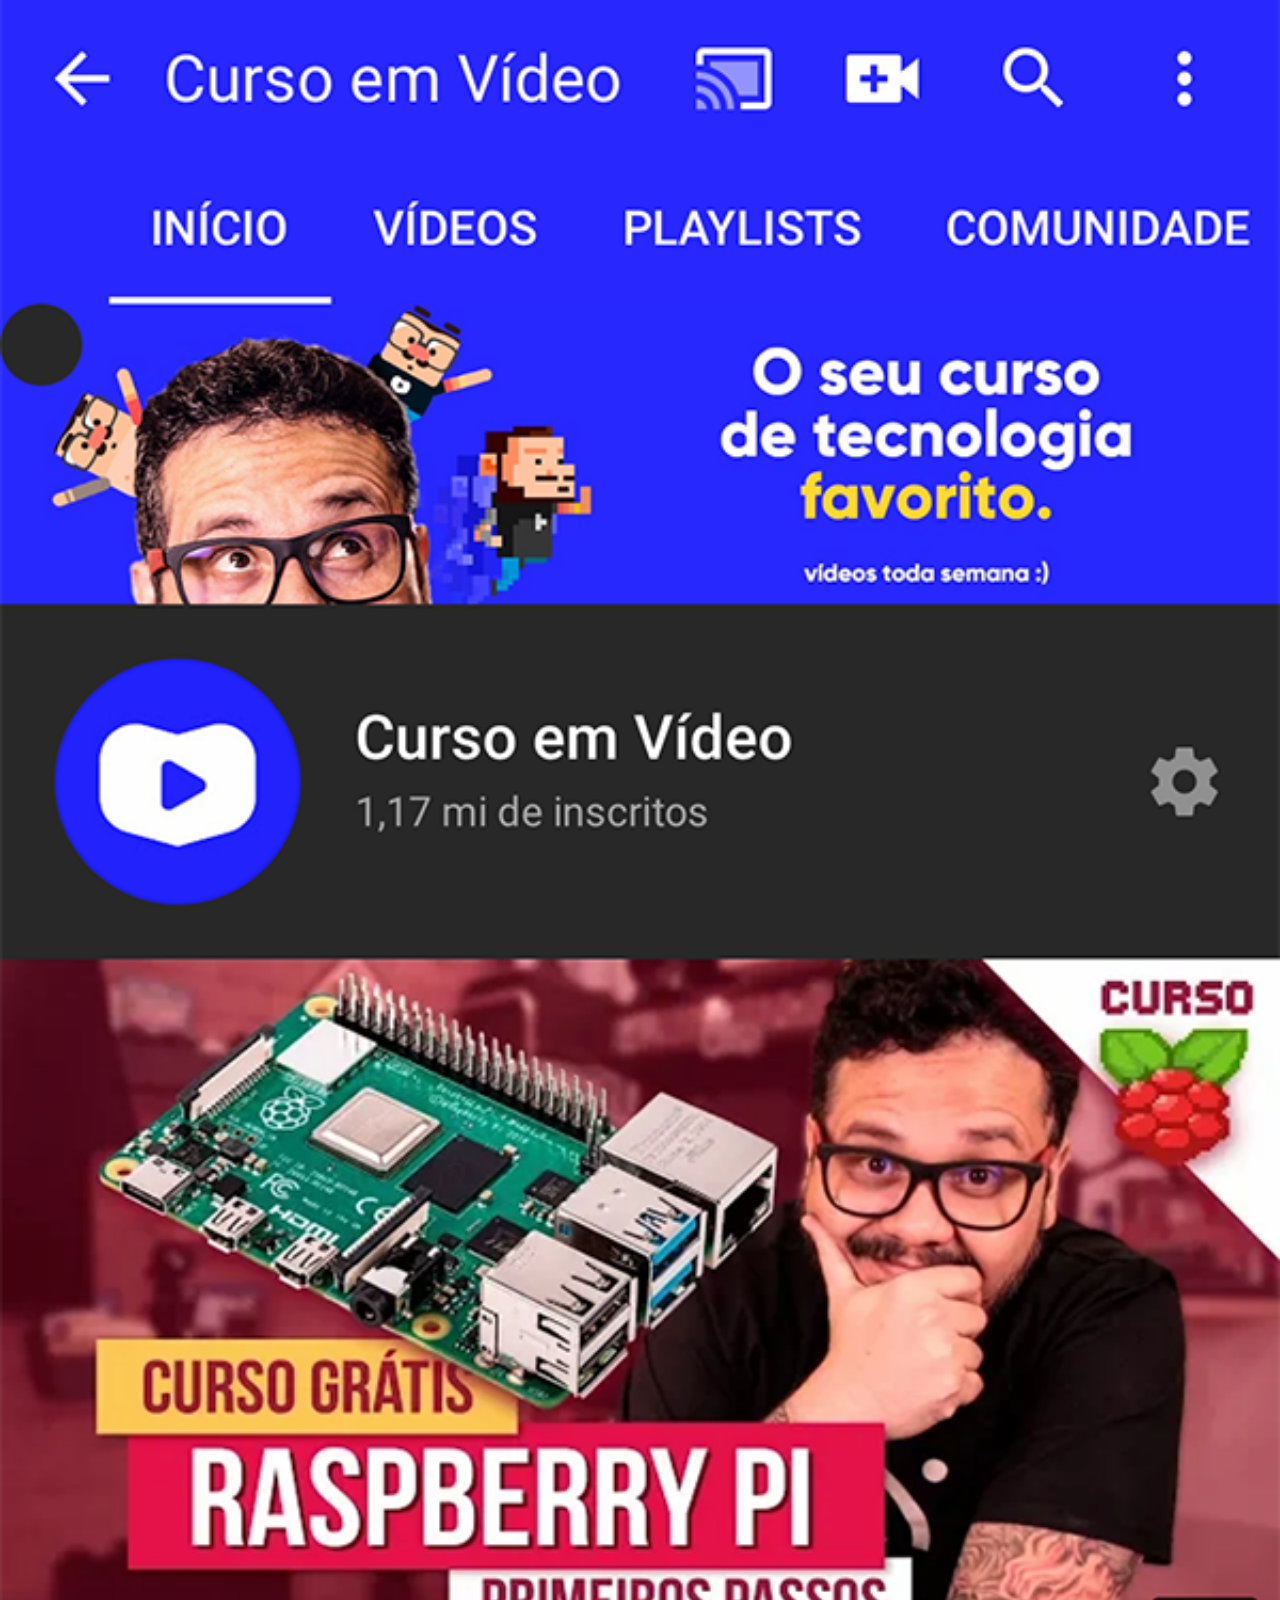
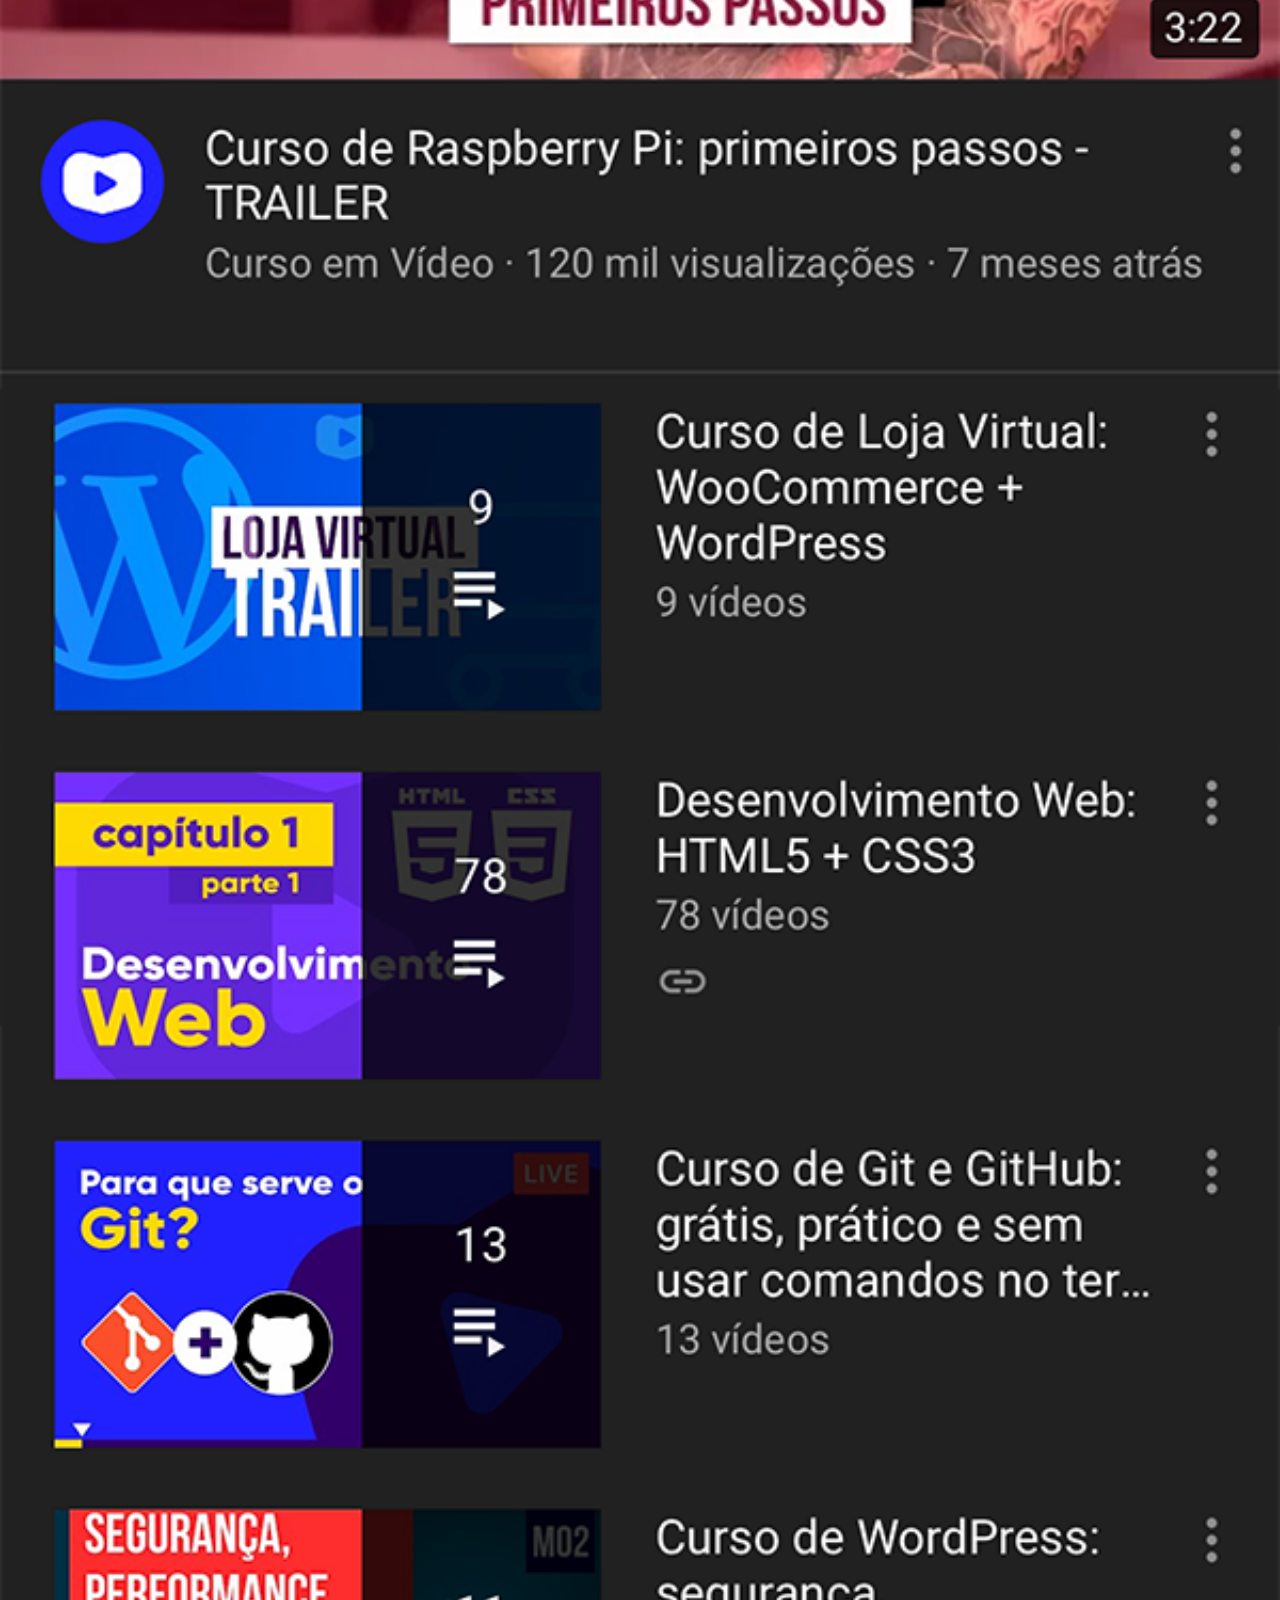
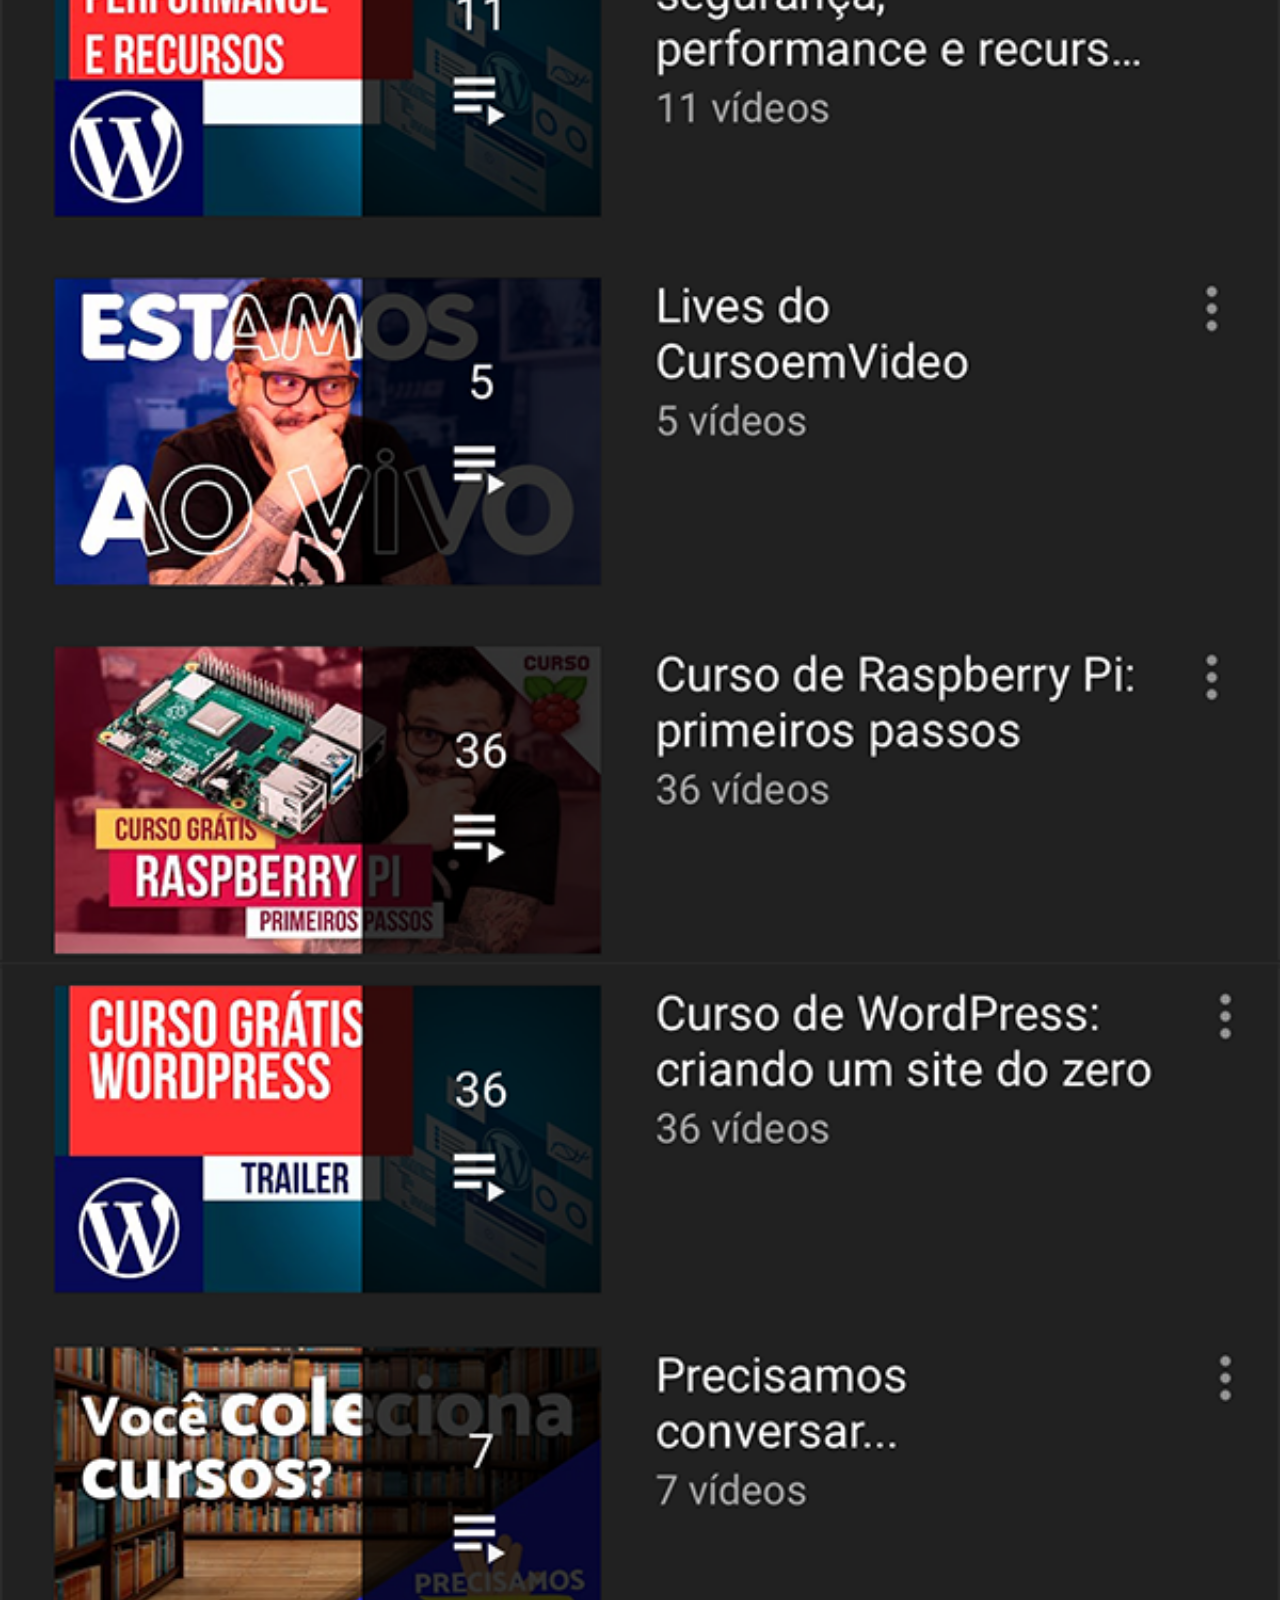
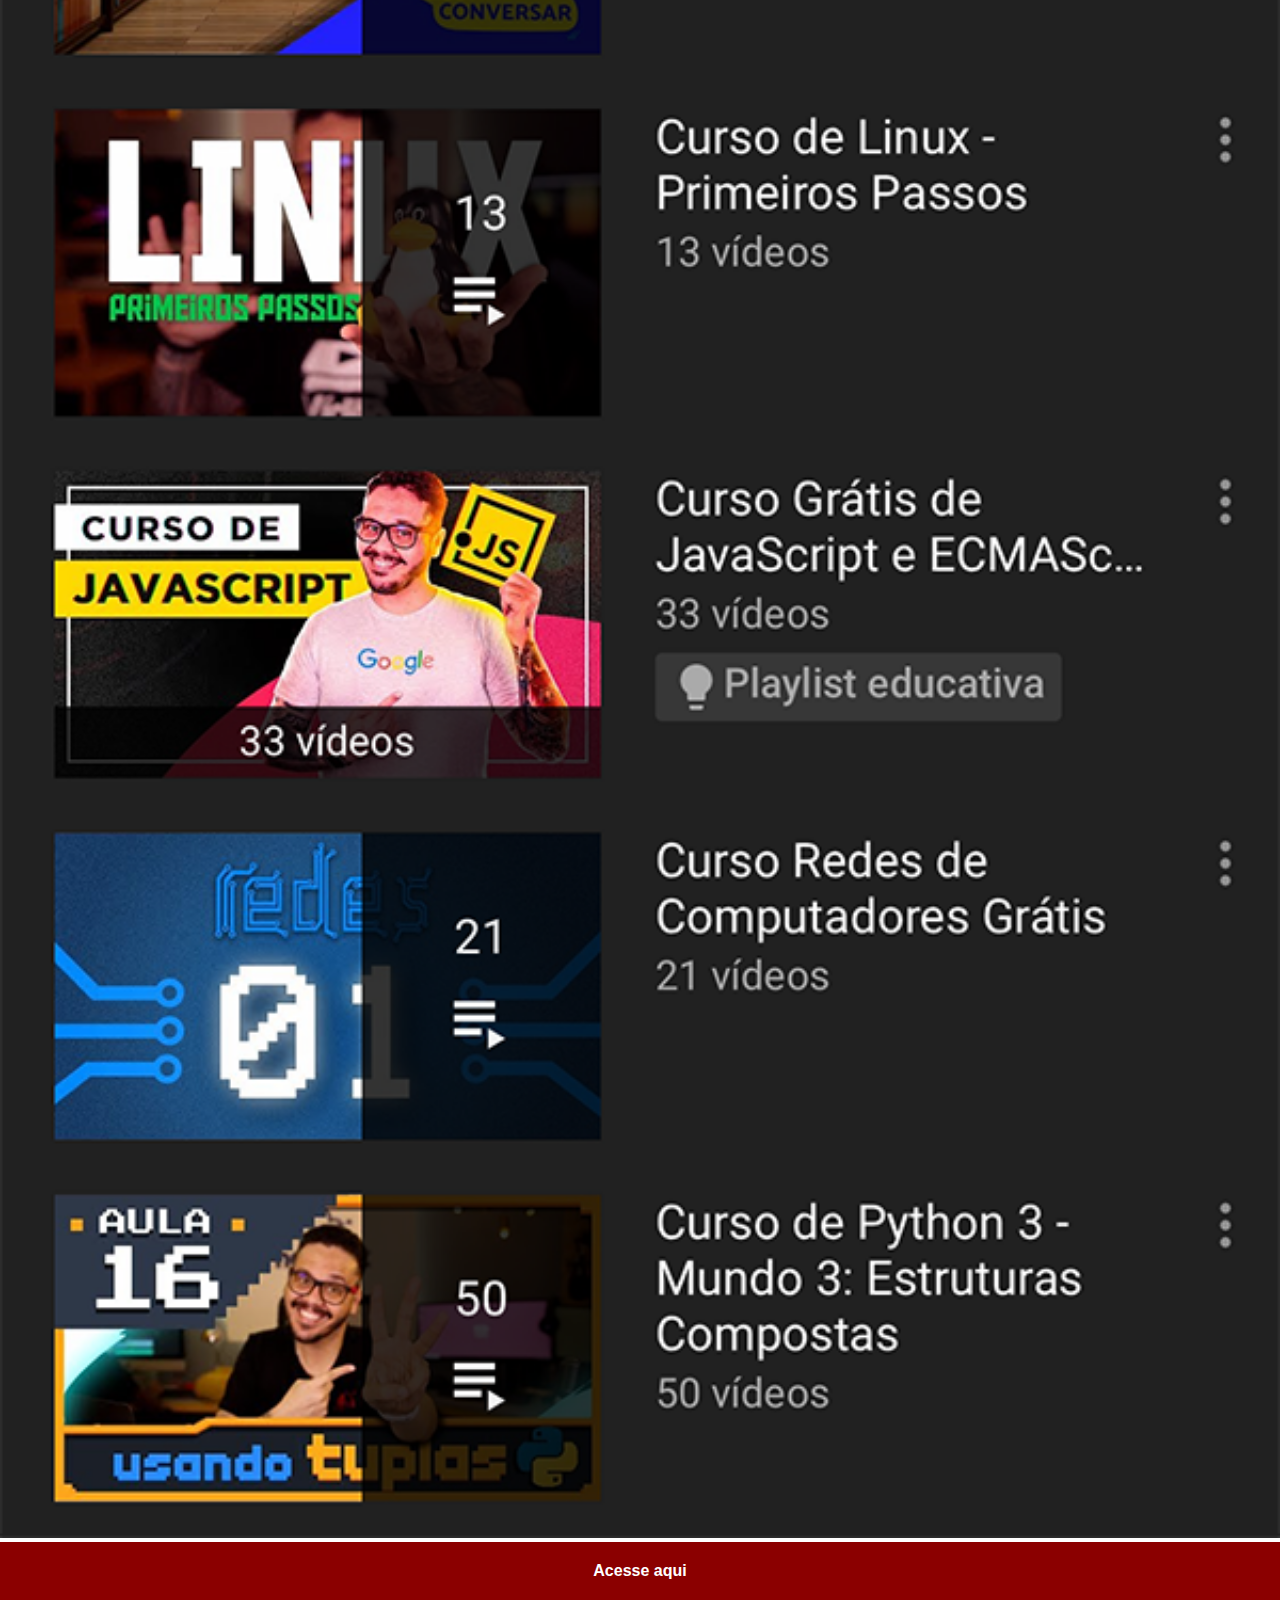
<file: youtube.html>
<!DOCTYPE html>
<html lang="pt">
<head>
    <meta charset="UTF-8">
    <meta name="viewport" content="width=device-width, initial-scale=1.0">
    <title>Youtube</title>
    <style>
        *{
           margin: 0px;
           padding: 0px; 
        }

        ::-webkit-scrollbar{
            height: 0px;
            width: 0px;
        }

        body{
            font-family: Arial, Helvetica, sans-serif;
        }
        
        img{
            width: 100vw;

        }

        a{
            display: block;
            background-color: darkred;
            color: white;
            padding: 20px;
            font-weight: bolder;
            text-align: center;
            text-decoration: none;
        }
    </style>
</head>
<body>
    <img src="imagens/tela-youtube.png" alt="Youtube">
    <a href="https://www.youtube.com/c/CursoemV%C3%ADdeo/playlists"> Acesse aqui</a>
    
</body>
</html>
</file>
<file: estilos/style.css>
@charset "UTF-8";

*{
    margin: 0px;
    padding: 0px;
    font-family: Arial, Helvetica, sans-serif;
}

body{
    height: 100vh;
    width: 100vw;
    background-color: black;
}

body{
    background: url(../imagens/fundo-madeira.jpg) no-repeat top center;
    background-size: cover;
    background-attachment: fixed;
}

main{
    position: relative;
    height: 100vh;
}

section#telefone{
    position: absolute;
    top: 50%;
    left: 50%;
    transform: translate(-50%, -50%);

    height: 627px;
    width: 311px;
    background: url(../imagens/frame-iphone.png) no-repeat;
}

iframe#tela{
    position: relative;
    top: 80px;
    left: 21px;
    height: 471px;
    width: 268px;
}

section#redes-sociais {
    text-align: right;
}

section#redes-sociais img{
    width: 50px;
    margin: 10px;
    border-radius: 50%;
    box-shadow: 2px 2px 5px rgba(0, 0, 0, 0.400);
    box-sizing: border-box;
}

section#redes-sociais img:hover {
    border: 2px solid white;
    transform: translate(-3px, -3px);
    box-shadow: 5px 5px 10px rgba(0, 0, 0, 0.6);
    transition: transform .3s, border .2s;
}
</file>
<file: estilos/social.css>
@charset "UTF-8";

*{
margin: 0px;
padding: 0px; 
}

::-webkit-scrollbar{
    height: 0px;
    width: 0px;
}

body{
    font-family: Arial, Helvetica, sans-serif;
}

img{
    width: 100vw;

}

a{
    display: block;
    background-color: darkred;
    color: white;
    padding: 20px;
    font-weight: bolder;
    text-align: center;
    text-decoration: none;
}

a:hover{
    background-color: red;
}
</file>
